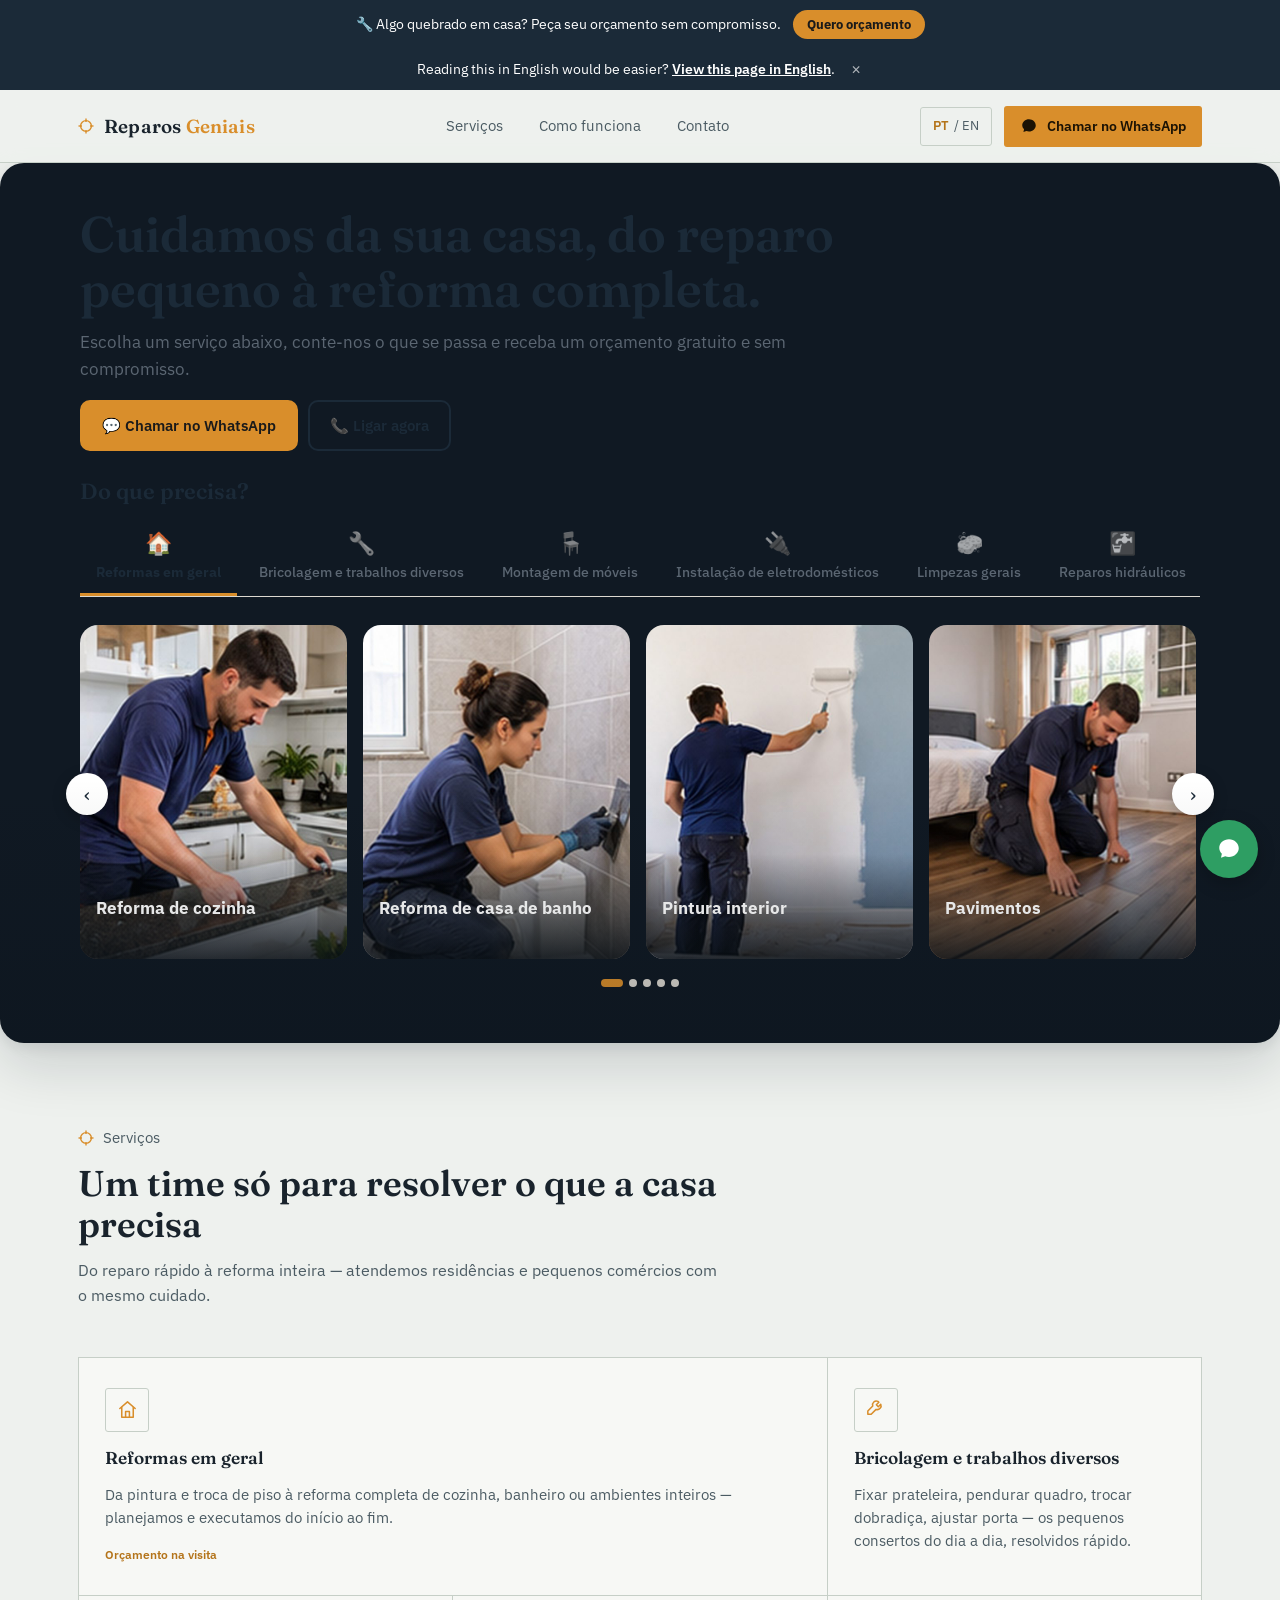
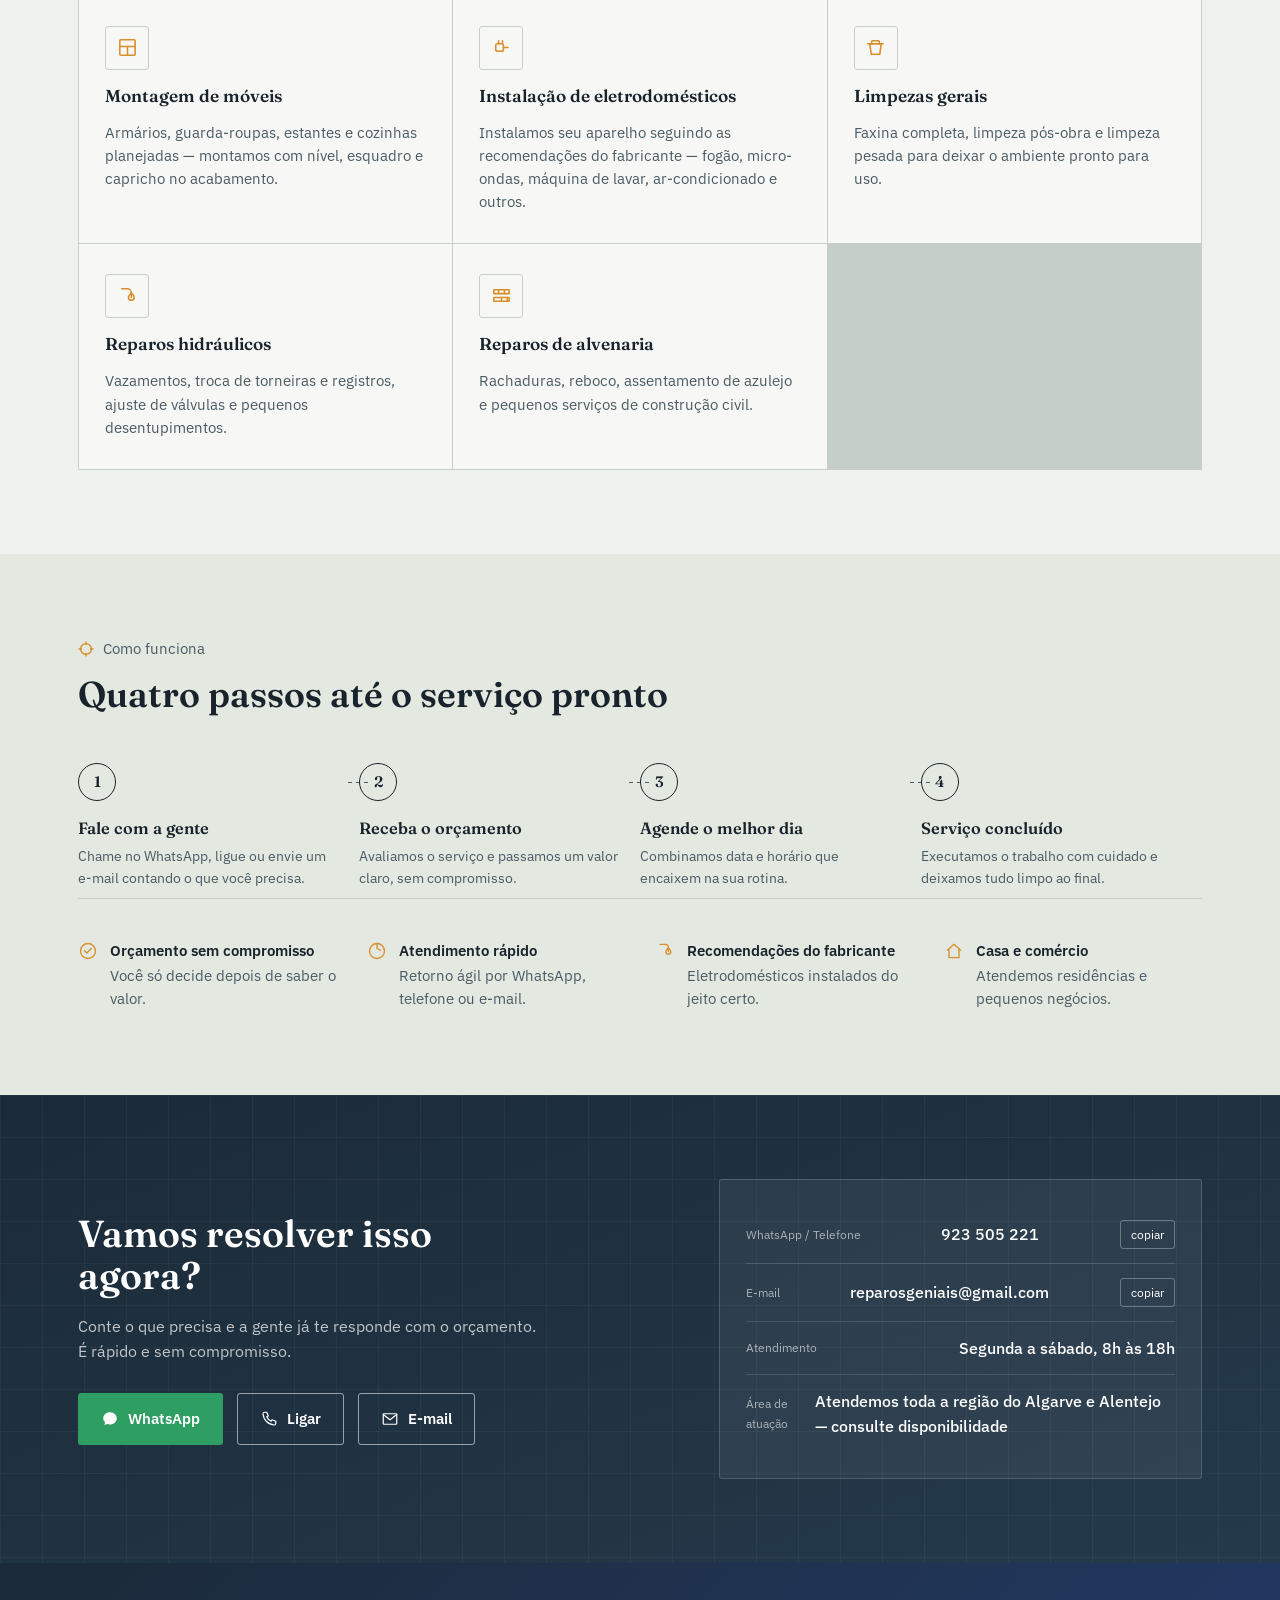
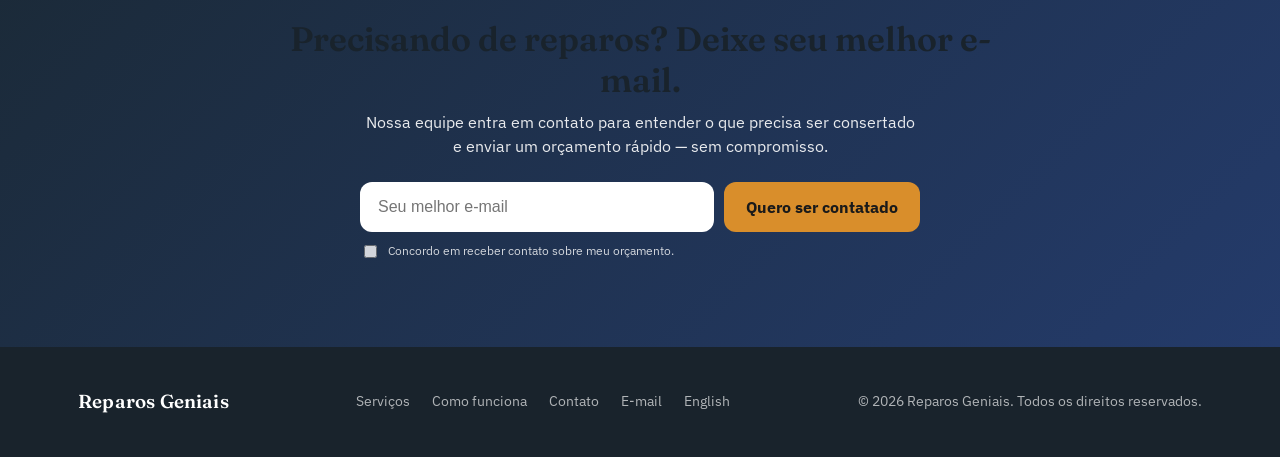
<file: index.html>
<!DOCTYPE html>
<html lang="pt-BR">
<head>
<meta charset="UTF-8">
<meta name="viewport" content="width=device-width, initial-scale=1">
<title>Reparos Geniais — Reformas, reparos e montagens para sua casa</title>
<meta name="description" content="Reformas em geral, bricolagem, montagem de móveis, instalação de eletrodomésticos, limpezas gerais, reparos hidráulicos e de alvenaria. Peça seu orçamento por WhatsApp, telefone ou e-mail.">
<meta name="theme-color" content="#1B2A38">

<!-- Open Graph -->
<meta property="og:title" content="Reparos Geniais — Reformas, reparos e montagens">
<meta property="og:description" content="Cuidamos da sua casa: reformas, bricolagem, montagem de móveis, instalação de eletrodomésticos, limpezas, hidráulica e alvenaria.">
<meta property="og:type" content="website">
<meta property="og:locale" content="pt_BR">
<meta property="og:locale:alternate" content="en_US">

<!-- SEO multilíngue: troque "https://SEU-DOMINIO" pela URL real depois do deploy na Vercel. -->
<link rel="alternate" hreflang="pt-BR" href="https://SEU-DOMINIO/">
<link rel="alternate" hreflang="en" href="https://SEU-DOMINIO/en/">
<link rel="alternate" hreflang="x-default" href="https://SEU-DOMINIO/">
<link rel="canonical" href="https://SEU-DOMINIO/">

<!-- Favicon simples via SVG inline -->
<link rel="icon" href="data:image/svg+xml,%3Csvg xmlns='http://www.w3.org/2000/svg' viewBox='0 0 24 24'%3E%3Crect width='24' height='24' rx='5' fill='%231B2A38'/%3E%3Cpath d='M14.5 4.5a4 4 0 0 0-5.4 4.9L4 14.5V18h3.5l5.1-5.1a4 4 0 0 0 4.9-5.4l-2.6 2.6-2-2 2.6-2.6z' fill='%23D98E2B'/%3E%3C/svg%3E">

<link rel="preconnect" href="https://fonts.googleapis.com">
<link rel="preconnect" href="https://fonts.gstatic.com" crossorigin>
<link href="https://fonts.googleapis.com/css2?family=Fraunces:opsz,wght@9..144,400;9..144,500;9..144,600;9..144,700&family=IBM+Plex+Sans:wght@400;500;600;700&display=swap" rel="stylesheet">
<link rel="stylesheet" href="styles.css">
<link rel="stylesheet" href="/carousel.css">
<link rel="stylesheet" href="/carousel-premium.css">

<style id="rg-leads-css">
:root{
  --rg-primary:#D98E2B;
  --rg-primary-dark:#b87519;
  --rg-ink:#1B2A38;
  --rg-bg:#ffffff;
  --rg-muted:#5b6478;
  --rg-line:#e4e7ee;
}
@media (prefers-color-scheme:dark){
  :root:not([data-theme="light"]){--rg-bg:#1b2033;--rg-ink:#f3f5fa;--rg-muted:#a4adc4;--rg-line:#2d3450}
}

/* Barra do topo */
.rg-topbar{background:#1B2A38;color:#fff;font-size:14px;padding:10px 16px;display:flex;gap:12px;justify-content:center;align-items:center;flex-wrap:wrap;text-align:center}
.rg-topbar button{background:var(--rg-primary);color:#1a1a1a;border:0;border-radius:999px;padding:6px 14px;font-weight:700;cursor:pointer;font-size:13px}
.rg-topbar button:hover{background:var(--rg-primary-dark);color:#fff}

/* Bloco antes do rodapé */
.rg-cta{background:linear-gradient(135deg,#1B2A38,#243b6b);color:#fff;padding:56px 20px}
.rg-cta-in{max-width:760px;margin:0 auto;text-align:center}
.rg-cta h2{margin:0 0 10px;font-size:clamp(24px,4vw,34px);line-height:1.2}
.rg-cta p{margin:0 auto 24px;max-width:560px;opacity:.9;line-height:1.5}
.rg-form{display:flex;gap:10px;max-width:560px;margin:0 auto;flex-wrap:wrap}
.rg-form input[type=email]{flex:1 1 240px;padding:14px 16px;border-radius:12px;border:2px solid transparent;font-size:16px;outline:0;background:#fff;color:#14213d}
.rg-form input[type=email]:focus{border-color:var(--rg-primary)}
.rg-form button[type=submit]{padding:14px 22px;border:0;border-radius:12px;background:var(--rg-primary);color:#1a1a1a;font-weight:800;font-size:16px;cursor:pointer;flex:0 0 auto}
.rg-form button[type=submit]:hover{background:var(--rg-primary-dark);color:#fff}
.rg-form button[disabled]{opacity:.6;cursor:wait}
.rg-consent{flex:1 1 100%;font-size:12px;opacity:.8;text-align:left;display:flex;gap:8px;align-items:flex-start}
.rg-msg{flex:1 1 100%;font-size:14px;min-height:20px}
.rg-msg.err{color:#ffb4b4}.rg-msg.ok{color:#9af0b8}

/* Modal */
.rg-overlay{position:fixed;inset:0;background:rgba(10,15,30,.6);display:none;align-items:center;justify-content:center;padding:16px;z-index:9999;backdrop-filter:blur(3px)}
.rg-overlay.open{display:flex;animation:rgfade .25s ease}
.rg-modal{background:var(--rg-bg);color:var(--rg-ink);width:100%;max-width:440px;border-radius:20px;padding:32px 28px 26px;position:relative;box-shadow:0 24px 60px rgba(0,0,0,.35);animation:rgpop .3s ease}
.rg-modal .rg-x{position:absolute;top:12px;right:14px;background:none;border:0;font-size:26px;color:var(--rg-muted);cursor:pointer;line-height:1}
.rg-badge{display:inline-block;background:color-mix(in srgb,var(--rg-primary) 22%,transparent);color:var(--rg-ink);font-weight:700;font-size:12px;padding:5px 12px;border-radius:999px;margin-bottom:12px}
.rg-modal h3{margin:0 0 8px;font-size:24px;line-height:1.25}
.rg-modal p{margin:0 0 18px;color:var(--rg-muted);line-height:1.5;font-size:15px}
.rg-modal input[type=email]{width:100%;box-sizing:border-box;padding:14px 16px;border-radius:12px;border:2px solid var(--rg-line);font-size:16px;background:transparent;color:var(--rg-ink);outline:0;margin-bottom:12px}
.rg-modal input[type=email]:focus{border-color:var(--rg-primary)}
.rg-modal .rg-go{width:100%;padding:14px;border:0;border-radius:12px;background:var(--rg-primary);color:#1a1a1a;font-weight:800;font-size:16px;cursor:pointer}
.rg-modal .rg-go:hover{background:var(--rg-primary-dark);color:#fff}
.rg-modal .rg-consent{color:var(--rg-muted);margin:10px 0 0;font-size:12px}
.rg-modal .rg-msg.err{color:#d33}.rg-modal .rg-msg.ok{color:#1c8f4d;font-weight:600}
.rg-perks{display:flex;gap:14px;margin:0 0 16px;padding:0;list-style:none;font-size:13px;color:var(--rg-muted);flex-wrap:wrap}
@keyframes rgfade{from{opacity:0}to{opacity:1}}
@keyframes rgpop{from{transform:translateY(14px) scale(.97);opacity:0}to{transform:none;opacity:1}}
@media (prefers-reduced-motion:reduce){.rg-overlay.open,.rg-modal{animation:none}}
</style>
  <link rel="stylesheet" href="/carousel.css">
  <link rel="stylesheet" href="/carousel-premium.css">

</head>
<body>
<!-- Barra de orçamento no topo -->
<div class="rg-topbar" id="rgTop">
  <span data-rg="topText"></span>
  <button type="button" data-rg-open data-rg="topBtn"></button>
</div>

<!-- Aviso automático para quem chega com o navegador em outro idioma -->
<div class="lang-banner" id="langBanner">
  <div class="wrap lang-banner-inner">
    <span>Reading this in English would be easier? <a href="/en/">View this page in English</a>.</span>
    <button class="close-banner" id="closeLangBanner" aria-label="Fechar aviso">×</button>
  </div>
</div>

<!-- ============================================================
     CABEÇALHO
     ============================================================ -->
<header>
  <div class="wrap header-row">
    <a href="#topo" class="logo">
      <svg class="mark" viewBox="0 0 16 16"><circle cx="8" cy="8" r="5.4"/><line x1="8" y1="0.5" x2="8" y2="4"/><line x1="8" y1="12" x2="8" y2="15.5"/><line x1="0.5" y1="8" x2="4" y2="8"/><line x1="12" y1="8" x2="15.5" y2="8"/></svg>
      <span class="logo-word">Reparos <span>Geniais</span></span>
    </a>

    <nav class="primary-nav" aria-label="Navegação principal">
      <a href="#servicos">Serviços</a>
      <a href="#como-funciona">Como funciona</a>
      <a href="#contato">Contato</a>
    </nav>

    <div class="header-cta">
      <a class="lang-switch" href="/en/" hreflang="en">
        <span class="current">PT</span> / EN
      </a>
      <a class="btn btn-primary btn-sm js-wa" href="#" target="_blank" rel="noopener">
        <svg viewBox="0 0 24 24" fill="currentColor"><path d="M12 3C7 3 3 6.6 3 11c0 2 .9 3.9 2.4 5.3L4.6 20l3.9-1.3c1 .4 2.2.6 3.5.6 5 0 9-3.6 9-8S17 3 12 3z"/></svg>
        <span class="long">Chamar no WhatsApp</span>
      </a>
      <button class="hamburger" id="menuToggle" aria-label="Abrir menu" aria-expanded="false">
        <span class="bars"></span>
      </button>
    </div>
  </div>
  <div class="mobile-nav" id="mobileNav">
    <a href="#servicos">Serviços</a>
    <a href="#como-funciona">Como funciona</a>
    <a href="#contato">Contato</a>
    <a href="/en/">View in English</a>
  </div>
</header>

<!-- ============================================================
     HERO
     ============================================================ -->
<main id="topo">
<div id="rg-carousel"></div>

<!-- ============================================================
     SERVIÇOS
     ============================================================ -->
<section id="servicos">
  <div class="wrap">
    <div class="section-head">
      <div class="eyebrow">
        <svg class="mark" viewBox="0 0 16 16"><circle cx="8" cy="8" r="5.4"/><line x1="8" y1="0.5" x2="8" y2="4"/><line x1="8" y1="12" x2="8" y2="15.5"/><line x1="0.5" y1="8" x2="4" y2="8"/><line x1="12" y1="8" x2="15.5" y2="8"/></svg>
        Serviços
      </div>
      <h2>Um time só para resolver o que a casa precisa</h2>
      <p>Do reparo rápido à reforma inteira — atendemos residências e pequenos comércios com o mesmo cuidado.</p>
    </div>

    <div class="services-grid">
      <div class="service-card wide">
        <div class="service-icon"><svg viewBox="0 0 24 24" fill="none" stroke="currentColor" stroke-width="1.6" stroke-linecap="round" stroke-linejoin="round"><path d="M4 11 12 4 20 11"/><path d="M6 10v10h12V10"/><path d="M10 20v-6h4v6"/></svg></div>
        <h3>Reformas em geral</h3>
        <p>Da pintura e troca de piso à reforma completa de cozinha, banheiro ou ambientes inteiros — planejamos e executamos do início ao fim.</p>
        <span class="service-tag">Orçamento na visita</span>
      </div>

      <div class="service-card">
        <div class="service-icon"><svg viewBox="0 0 24 24" fill="none" stroke="currentColor" stroke-width="1.6" stroke-linecap="round" stroke-linejoin="round"><path d="M14.5 3.5a4 4 0 0 0-5.4 4.9L4 13.5V17h3.5l5.1-5.1a4 4 0 0 0 4.9-5.4l-2.6 2.6-2-2 2.6-2.6z"/></svg></div>
        <h3>Bricolagem e trabalhos diversos</h3>
        <p>Fixar prateleira, pendurar quadro, trocar dobradiça, ajustar porta — os pequenos consertos do dia a dia, resolvidos rápido.</p>
      </div>

      <div class="service-card">
        <div class="service-icon"><svg viewBox="0 0 24 24" fill="none" stroke="currentColor" stroke-width="1.6" stroke-linecap="round" stroke-linejoin="round"><rect x="4" y="4" width="16" height="16" rx="1"/><line x1="4" y1="11" x2="20" y2="11"/><line x1="12" y1="11" x2="12" y2="20"/></svg></div>
        <h3>Montagem de móveis</h3>
        <p>Armários, guarda-roupas, estantes e cozinhas planejadas — montamos com nível, esquadro e capricho no acabamento.</p>
      </div>

      <div class="service-card">
        <div class="service-icon"><svg viewBox="0 0 24 24" fill="none" stroke="currentColor" stroke-width="1.6" stroke-linecap="round" stroke-linejoin="round"><rect x="6" y="8" width="8" height="8" rx="2"/><line x1="9" y1="8" x2="9" y2="5"/><line x1="13" y1="8" x2="13" y2="5"/><line x1="14" y1="12" x2="19" y2="12"/></svg></div>
        <h3>Instalação de eletrodomésticos</h3>
        <p>Instalamos seu aparelho seguindo as recomendações do fabricante — fogão, micro-ondas, máquina de lavar, ar-condicionado e outros.</p>
      </div>

      <div class="service-card">
        <div class="service-icon"><svg viewBox="0 0 24 24" fill="none" stroke="currentColor" stroke-width="1.6" stroke-linecap="round" stroke-linejoin="round"><path d="M6 8h12l-1.5 11h-9L6 8z"/><path d="M8 8V6a1 1 0 0 1 1-1h6a1 1 0 0 1 1 1v2"/><path d="M4 8h16"/></svg></div>
        <h3>Limpezas gerais</h3>
        <p>Faxina completa, limpeza pós-obra e limpeza pesada para deixar o ambiente pronto para uso.</p>
      </div>

      <div class="service-card">
        <div class="service-icon"><svg viewBox="0 0 24 24" fill="none" stroke="currentColor" stroke-width="1.6" stroke-linecap="round" stroke-linejoin="round"><path d="M6 4h6a4 4 0 0 1 4 4v2"/><line x1="16" y1="10" x2="16" y2="13"/><path d="M13 13a3 3 0 1 0 6 0c0-1.5-3-5-3-5s-3 3.5-3 5z"/></svg></div>
        <h3>Reparos hidráulicos</h3>
        <p>Vazamentos, troca de torneiras e registros, ajuste de válvulas e pequenos desentupimentos.</p>
      </div>

      <div class="service-card">
        <div class="service-icon"><svg viewBox="0 0 24 24" fill="none" stroke="currentColor" stroke-width="1.6" stroke-linecap="round" stroke-linejoin="round"><rect x="4" y="5" width="16" height="4"/><rect x="4" y="13" width="16" height="4"/><line x1="9" y1="5" x2="9" y2="9"/><line x1="15" y1="5" x2="15" y2="9"/><line x1="12" y1="13" x2="12" y2="17"/><line x1="18" y1="13" x2="18" y2="17"/></svg></div>
        <h3>Reparos de alvenaria</h3>
        <p>Rachaduras, reboco, assentamento de azulejo e pequenos serviços de construção civil.</p>
      </div>
    </div>
  </div>
</section>

<!-- ============================================================
     COMO FUNCIONA
     ============================================================ -->
<section id="como-funciona" class="steps-wrap">
  <div class="wrap">
    <div class="section-head">
      <div class="eyebrow">
        <svg class="mark" viewBox="0 0 16 16"><circle cx="8" cy="8" r="5.4"/><line x1="8" y1="0.5" x2="8" y2="4"/><line x1="8" y1="12" x2="8" y2="15.5"/><line x1="0.5" y1="8" x2="4" y2="8"/><line x1="12" y1="8" x2="15.5" y2="8"/></svg>
        Como funciona
      </div>
      <h2>Quatro passos até o serviço pronto</h2>
    </div>

    <div class="steps">
      <div class="step">
        <div class="step-num">1</div>
        <h3>Fale com a gente</h3>
        <p>Chame no WhatsApp, ligue ou envie um e-mail contando o que você precisa.</p>
      </div>
      <div class="step">
        <div class="step-num">2</div>
        <h3>Receba o orçamento</h3>
        <p>Avaliamos o serviço e passamos um valor claro, sem compromisso.</p>
      </div>
      <div class="step">
        <div class="step-num">3</div>
        <h3>Agende o melhor dia</h3>
        <p>Combinamos data e horário que encaixem na sua rotina.</p>
      </div>
      <div class="step">
        <div class="step-num">4</div>
        <h3>Serviço concluído</h3>
        <p>Executamos o trabalho com cuidado e deixamos tudo limpo ao final.</p>
      </div>
    </div>

    <div class="trust-row">
      <div class="trust-item">
        <svg viewBox="0 0 24 24" fill="none" stroke="currentColor" stroke-width="1.6" stroke-linecap="round" stroke-linejoin="round"><circle cx="12" cy="12" r="9"/><path d="M8 12l2.5 2.5L16 9"/></svg>
        <p><strong>Orçamento sem compromisso</strong>Você só decide depois de saber o valor.</p>
      </div>
      <div class="trust-item">
        <svg viewBox="0 0 24 24" fill="none" stroke="currentColor" stroke-width="1.6" stroke-linecap="round" stroke-linejoin="round"><path d="M12 3v6l4 2"/><circle cx="12" cy="12" r="9"/></svg>
        <p><strong>Atendimento rápido</strong>Retorno ágil por WhatsApp, telefone ou e-mail.</p>
      </div>
      <div class="trust-item">
        <svg viewBox="0 0 24 24" fill="none" stroke="currentColor" stroke-width="1.6" stroke-linecap="round" stroke-linejoin="round"><path d="M6 4h6a4 4 0 0 1 4 4v2"/><line x1="16" y1="10" x2="16" y2="13"/><path d="M13 13a3 3 0 1 0 6 0c0-1.5-3-5-3-5s-3 3.5-3 5z"/></svg>
        <p><strong>Recomendações do fabricante</strong>Eletrodomésticos instalados do jeito certo.</p>
      </div>
      <div class="trust-item">
        <svg viewBox="0 0 24 24" fill="none" stroke="currentColor" stroke-width="1.6" stroke-linecap="round" stroke-linejoin="round"><path d="M4 11 12 4 20 11"/><path d="M6 10v10h12V10"/></svg>
        <p><strong>Casa e comércio</strong>Atendemos residências e pequenos negócios.</p>
      </div>
    </div>
  </div>
</section>

<!-- ============================================================
     CONTATO
     ============================================================ -->
<section id="contato" class="contact">
  <div class="wrap contact-inner">
    <div>
      <h2>Vamos resolver isso agora?</h2>
      <p class="contact-sub">Conte o que precisa e a gente já te responde com o orçamento. É rápido e sem compromisso.</p>
      <div class="contact-ctas">
        <a class="btn btn-whatsapp js-wa" href="#" target="_blank" rel="noopener">
          <svg viewBox="0 0 24 24" fill="currentColor"><path d="M12 3C7 3 3 6.6 3 11c0 2 .9 3.9 2.4 5.3L4.6 20l3.9-1.3c1 .4 2.2.6 3.5.6 5 0 9-3.6 9-8S17 3 12 3z"/></svg>
          WhatsApp
        </a>
        <a class="btn btn-outline-light js-tel" href="#">
          <svg viewBox="0 0 24 24" fill="none" stroke="currentColor" stroke-width="1.6" stroke-linecap="round" stroke-linejoin="round"><path d="M6 3h3l2 5-2 1a11 11 0 0 0 6 6l1-2 5 2v3a2 2 0 0 1-2 2A16 16 0 0 1 4 5a2 2 0 0 1 2-2z"/></svg>
          Ligar
        </a>
        <a class="btn btn-outline-light js-email" href="#">
          <svg viewBox="0 0 24 24" fill="none" stroke="currentColor" stroke-width="1.6" stroke-linecap="round" stroke-linejoin="round"><rect x="3" y="5" width="18" height="14" rx="1"/><path d="M3 6l9 7 9-7"/></svg>
          E-mail
        </a>
      </div>
    </div>

    <div class="contact-card">
      <div class="contact-line">
        <span class="label">WhatsApp / Telefone</span>
        <span class="value js-phone-display">—</span>
        <button class="copy-btn" data-copy-target="phone">copiar</button>
      </div>
      <div class="contact-line">
        <span class="label">E-mail</span>
        <span class="value js-email-display">—</span>
        <button class="copy-btn" data-copy-target="email">copiar</button>
      </div>
      <div class="contact-line">
        <span class="label">Atendimento</span>
        <span class="value js-hours-display">—</span>
      </div>
      <div class="contact-line">
        <span class="label">Área de atuação</span>
        <span class="value js-city-display">—</span>
      </div>
    </div>
  </div>
</section>

<!-- ============================================================
     CAPTURA DE E-MAIL (antes do rodapé)
     ============================================================ -->
<section class="rg-cta" id="orcamento-email">
  <div class="rg-cta-in">
    <h2 data-rg="ctaTitle"></h2>
    <p data-rg="ctaText"></p>
    <form class="rg-form" data-rg-form novalidate>
      <input type="email" name="email" autocomplete="email" required data-rg="ph" aria-label="E-mail">
      <button type="submit" data-rg="ctaBtn"></button>
      <label class="rg-consent"><input type="checkbox" name="consent" required><span data-rg="consent"></span></label>
      <div class="rg-msg" role="status" aria-live="polite"></div>
    </form>
  </div>
</section>
</main>

<!-- ============================================================
     RODAPÉ
     ============================================================ -->
<footer>
  <div class="wrap footer-row">
    <span class="logo-word">Reparos Geniais</span>
    <div class="footer-links">
      <a href="#servicos">Serviços</a>
      <a href="#como-funciona">Como funciona</a>
      <a href="#contato">Contato</a>
      <a href="#" class="js-email">E-mail</a>
      <a href="/en/">English</a>
    </div>
    <span>© <span id="year"></span> Reparos Geniais. Todos os direitos reservados.</span>
  </div>
</footer>

<!-- Botão flutuante do WhatsApp -->
<a class="float-wa js-wa" href="#" target="_blank" rel="noopener" aria-label="Chamar no WhatsApp">
  <span class="ring" aria-hidden="true"></span>
  <svg viewBox="0 0 24 24" fill="currentColor"><path d="M12 3C7 3 3 6.6 3 11c0 2 .9 3.9 2.4 5.3L4.6 20l3.9-1.3c1 .4 2.2.6 3.5.6 5 0 9-3.6 9-8S17 3 12 3z"/></svg>
</a>

<!-- Pop-up de captura -->
<div class="rg-overlay" id="rgOverlay" role="dialog" aria-modal="true" aria-labelledby="rgTitle">
  <div class="rg-modal">
    <button class="rg-x" type="button" data-rg-close aria-label="Fechar">&times;</button>
    <span class="rg-badge" data-rg="badge"></span>
    <h3 id="rgTitle" data-rg="mTitle"></h3>
    <p data-rg="mText"></p>
    <ul class="rg-perks"><li data-rg="perk1"></li><li data-rg="perk2"></li><li data-rg="perk3"></li></ul>
    <form data-rg-form novalidate>
      <input type="email" name="email" autocomplete="email" required data-rg="ph" aria-label="E-mail">
      <button class="rg-go" type="submit" data-rg="mBtn"></button>
      <label class="rg-consent"><input type="checkbox" name="consent" required><span data-rg="consent"></span></label>
      <div class="rg-msg" role="status" aria-live="polite"></div>
    </form>
  </div>
</div>

<!-- Dados de contato compartilhados entre PT e EN: edite em config.js -->
<script src="config.js"></script>   
<script src="/carousel.js"></script>
  <script src="/carousel-premium.js"></script>

<script>
  const PAGE_LANG = "pt";

  function buildWhatsappUrl(){
    const msg = encodeURIComponent(CONFIG.whatsappMessage[PAGE_LANG]);
    return `https://wa.me/${CONFIG.whatsappNumber}?text=${msg}`;
  }

  document.querySelectorAll(".js-wa").forEach(el => el.setAttribute("href", buildWhatsappUrl()));
  document.querySelectorAll(".js-tel").forEach(el => el.setAttribute("href", `tel:${CONFIG.phoneDial}`));
  document.querySelectorAll(".js-email").forEach(el => el.setAttribute("href", `mailto:${CONFIG.email}`));

  document.querySelectorAll(".js-phone-display").forEach(el => el.textContent = CONFIG.phoneDisplay);
  document.querySelectorAll(".js-email-display").forEach(el => el.textContent = CONFIG.email);
  document.querySelectorAll(".js-hours-display").forEach(el => el.textContent = CONFIG.hours[PAGE_LANG]);
  document.querySelectorAll(".js-city-display").forEach(el => el.textContent = CONFIG.city[PAGE_LANG]);

  // copiar telefone / e-mail
  document.querySelectorAll(".copy-btn").forEach(btn => {
    btn.addEventListener("click", async () => {
      const target = btn.getAttribute("data-copy-target");
      const text = target === "phone" ? CONFIG.phoneDisplay : CONFIG.email;
      try{
        await navigator.clipboard.writeText(text);
        const original = btn.textContent;
        btn.textContent = "copiado!";
        setTimeout(() => btn.textContent = original, 1600);
      }catch(e){ /* clipboard indisponível, ignora silenciosamente */ }
    });
  });

  // menu mobile
  const menuToggle = document.getElementById("menuToggle");
  const mobileNav = document.getElementById("mobileNav");
  menuToggle.addEventListener("click", () => {
    const open = mobileNav.classList.toggle("open");
    menuToggle.setAttribute("aria-expanded", open ? "true" : "false");
  });
  mobileNav.querySelectorAll("a").forEach(a => a.addEventListener("click", () => {
    mobileNav.classList.remove("open");
    menuToggle.setAttribute("aria-expanded", "false");
  }));

  document.getElementById("year").textContent = new Date().getFullYear();

  // Aviso: se o navegador do visitante não estiver em português e ele
  // ainda não tiver dispensado o aviso, sugerimos a versão em inglês.
  (function(){
    const banner = document.getElementById("langBanner");
    let dismissed = null;
    try{ dismissed = localStorage.getItem("rg-lang-banner-dismissed"); }catch(e){}
    const browserLang = (navigator.language || "").toLowerCase();
    if (!dismissed && !browserLang.startsWith("pt")) {
      banner.classList.add("show");
    }
    document.getElementById("closeLangBanner").addEventListener("click", () => {
      banner.classList.remove("show");
      try{ localStorage.setItem("rg-lang-banner-dismissed", "1"); }catch(e){}
    });
  })();
</script>

<script id="rg-leads-js">
(function(){
  var LEADS_ENDPOINT = "https://formspree.io/f/myezjojn";
  var SHOW_AFTER_MS = 15000; // pop-up automático após 15 s (0 = desativa)

  var T = {
    pt:{
      topText:"🔧 Algo quebrado em casa? Peça seu orçamento sem compromisso.",topBtn:"Quero orçamento",
      ctaTitle:"Precisando de reparos? Deixe seu melhor e-mail.",
      ctaText:"Nossa equipe entra em contato para entender o que precisa ser consertado e enviar um orçamento rápido — sem compromisso.",
      ph:"Seu melhor e-mail",ctaBtn:"Quero ser contatado",
      consent:"Concordo em receber contato sobre meu orçamento.",
      badge:"ORÇAMENTO GRATUITO",mTitle:"Precisa de reparos? Fale com a gente!",
      mText:"Deixe seu melhor e-mail e um especialista entra em contato para resolver o seu problema.",
      perk1:"✔ Resposta rápida",perk2:"✔ Sem compromisso",perk3:"✔ Profissionais de confiança",
      mBtn:"Receber contato",bad:"Digite um e-mail válido.",cons:"Marque a caixa de concordância.",
      ok:"Obrigado! Entraremos em contato em breve. ✅",err:"Não foi possível enviar. Tente novamente.",close:"Fechar"},
    en:{
      topText:"🔧 Something broken at home? Get a no-obligation quote.",topBtn:"Get a quote",
      ctaTitle:"Need repairs? Leave your best email.",
      ctaText:"Our team will get in touch to understand what needs fixing and send you a quick quote — no strings attached.",
      ph:"Your best email",ctaBtn:"Contact me",
      consent:"I agree to be contacted about my quote.",
      badge:"FREE QUOTE",mTitle:"Need repairs? Let's talk!",
      mText:"Drop your best email and a specialist will reach out to solve your problem.",
      perk1:"✔ Fast reply",perk2:"✔ No obligation",perk3:"✔ Trusted professionals",
      mBtn:"Get in touch",bad:"Please enter a valid email.",cons:"Please tick the consent box.",
      ok:"Thank you! We'll be in touch soon. ✅",err:"Could not send. Please try again.",close:"Close"}
  };
  var lang=(document.documentElement.lang||"pt").toLowerCase().indexOf("en")===0?"en":"pt";
  var t=T[lang];

  document.querySelectorAll("[data-rg]").forEach(function(el){
    var k=el.getAttribute("data-rg");
    if(k==="ph") el.placeholder=t.ph; else el.textContent=t[k];
  });
  var ov=document.getElementById("rgOverlay"), shown=false, lastFocus=null;
  try{ shown = sessionStorage.getItem("rgShown")==="1"; }catch(e){}

  function open(){
    lastFocus=document.activeElement; ov.classList.add("open");
    try{sessionStorage.setItem("rgShown","1");}catch(e){} shown=true;
    setTimeout(function(){ov.querySelector("input[type=email]").focus();},50);
  }
  function close(){ ov.classList.remove("open"); if(lastFocus) lastFocus.focus(); }
  document.querySelectorAll("[data-rg-open]").forEach(function(b){b.addEventListener("click",open)});
  document.querySelectorAll("[data-rg-close]").forEach(function(b){b.setAttribute("aria-label",t.close);b.addEventListener("click",close)});
  ov.addEventListener("click",function(e){if(e.target===ov)close()});
  document.addEventListener("keydown",function(e){if(e.key==="Escape")close()});

  // Gatilhos automáticos (1x por sessão): tempo e intenção de saída
  if(!shown && SHOW_AFTER_MS>0) setTimeout(function(){if(!shown)open()},SHOW_AFTER_MS);
  document.addEventListener("mouseout",function(e){
    if(!shown && e.clientY<=0 && !e.relatedTarget) open();
  });

  document.querySelectorAll("[data-rg-form]").forEach(function(form){
    var msg=form.querySelector(".rg-msg"), btn=form.querySelector("button[type=submit]");
    form.addEventListener("submit",function(e){
      e.preventDefault();
      var email=form.email.value.trim();
      msg.className="rg-msg";
      if(!/^[^\s@]+@[^\s@]+\.[^\s@]{2,}$/.test(email)){msg.textContent=t.bad;msg.classList.add("err");return;}
      if(!form.consent.checked){msg.textContent=t.cons;msg.classList.add("err");return;}
      btn.disabled=true;
      var payload={email:email,lang:lang,page:location.href,source:form.closest(".rg-modal")?"popup":"rodape",date:new Date().toISOString()};
      var send = LEADS_ENDPOINT
        ? fetch(LEADS_ENDPOINT,{method:"POST",headers:{"Content-Type":"application/json","Accept":"application/json"},body:JSON.stringify(payload)}).then(function(r){if(!r.ok)throw 0})
        : Promise.resolve();
      send.then(function(){
        msg.textContent=t.ok;msg.classList.add("ok");form.reset();
        if(form.closest(".rg-modal")) setTimeout(close,2200);
      }).catch(function(){msg.textContent=t.err;msg.classList.add("err");})
        .then(function(){btn.disabled=false;});
    });
  });
})();
</script>
</body>
</html>
</file>
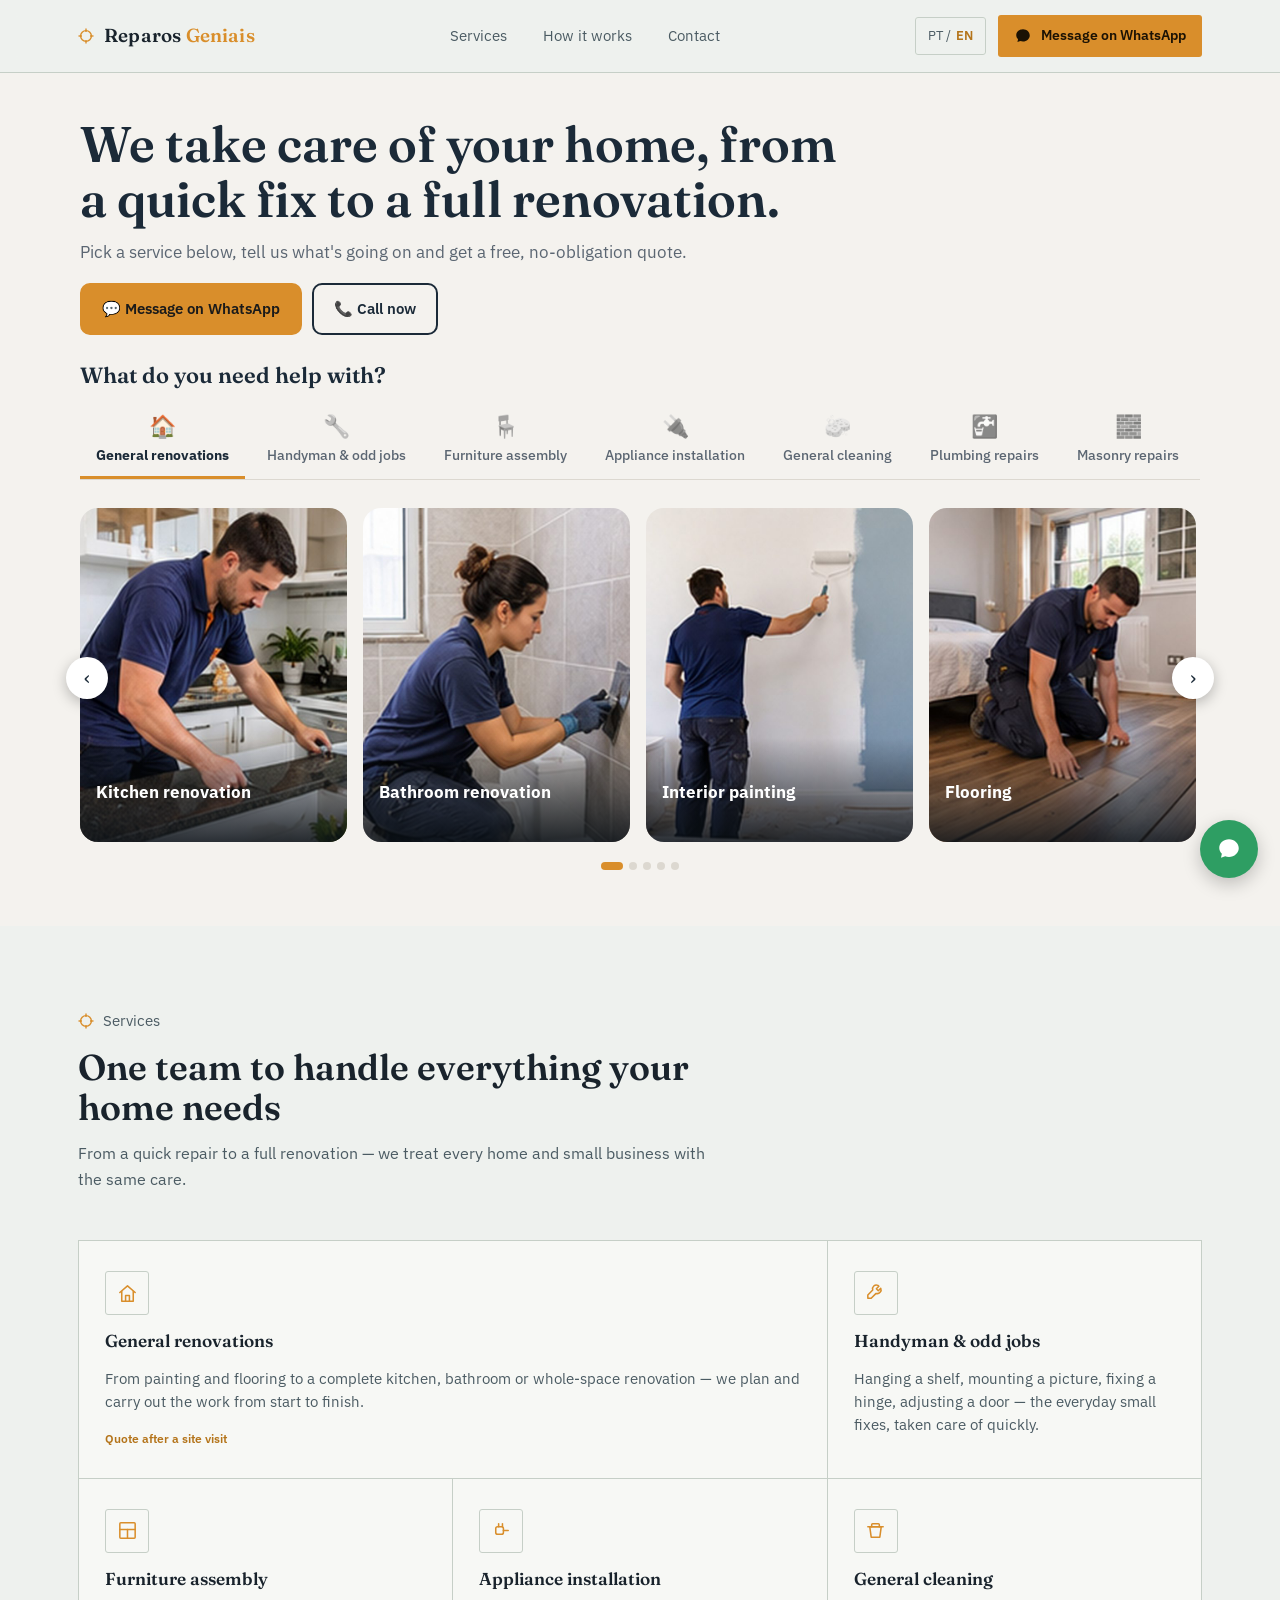
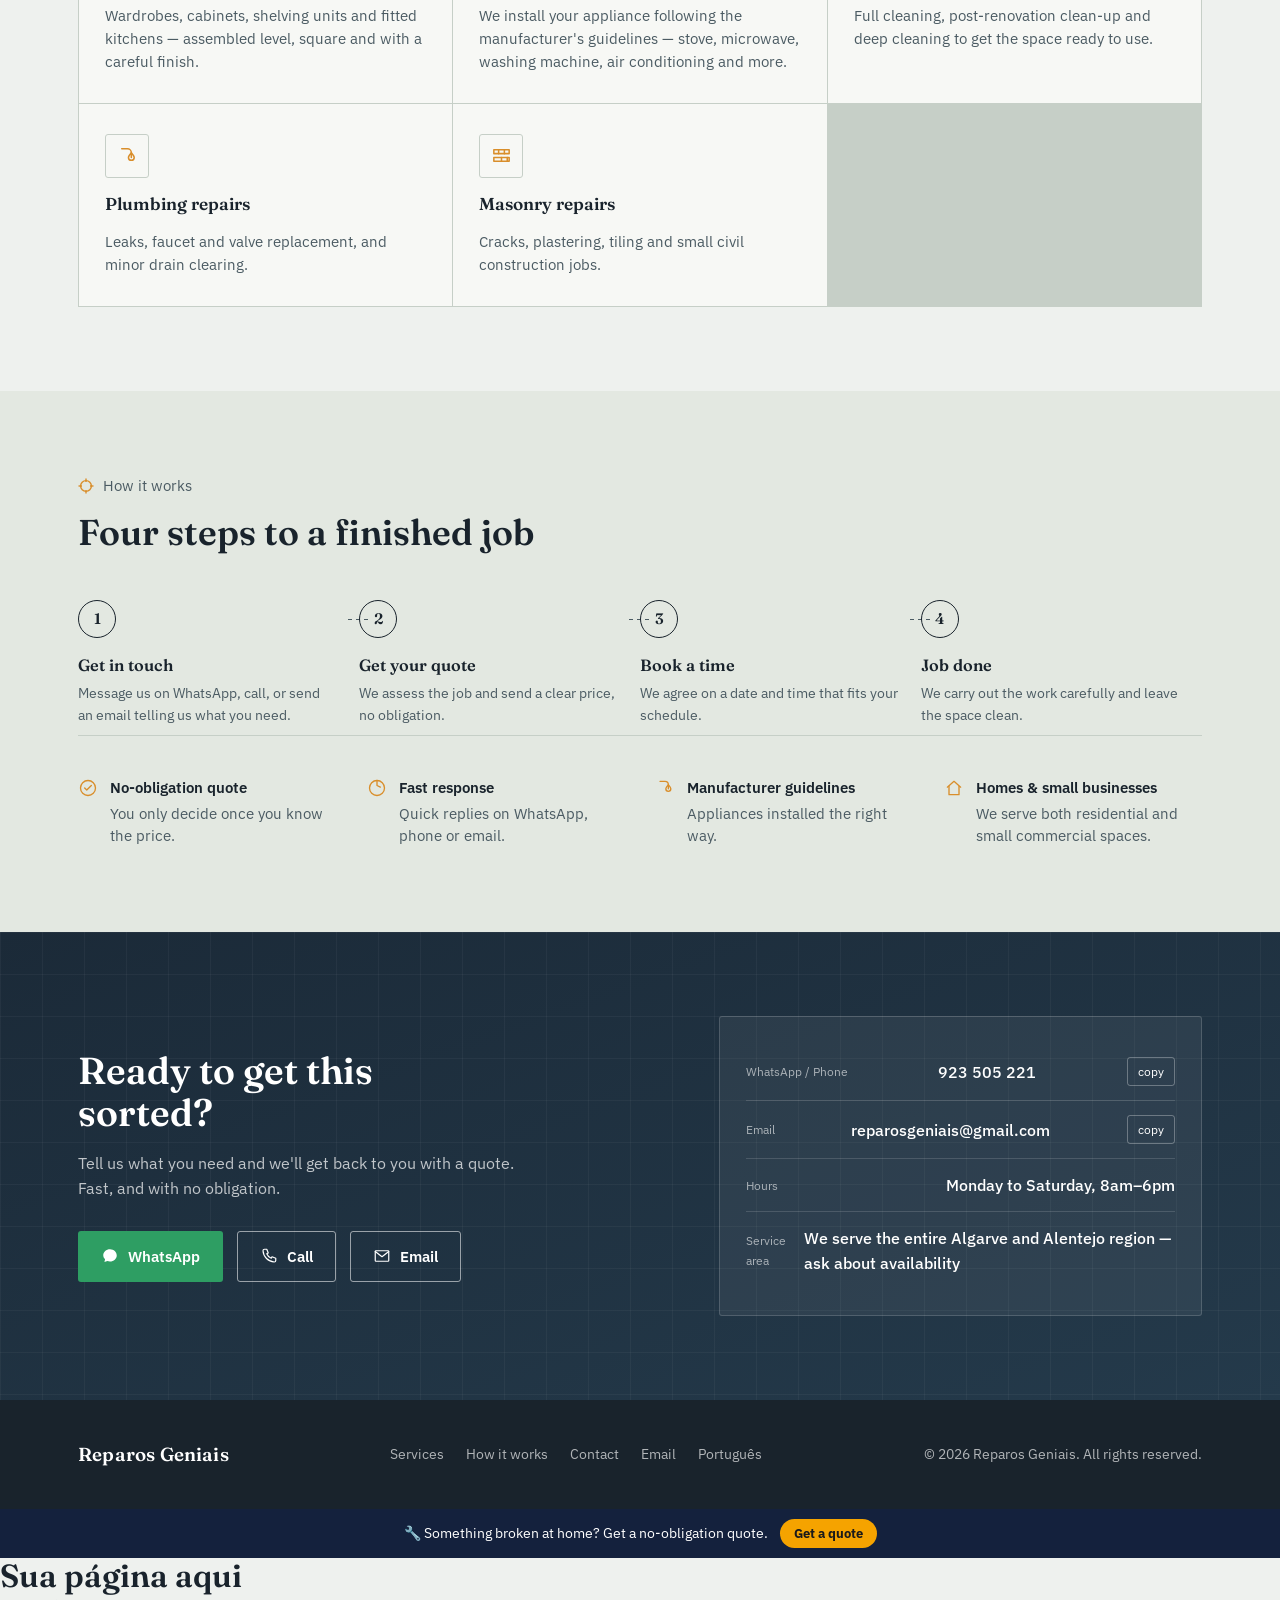
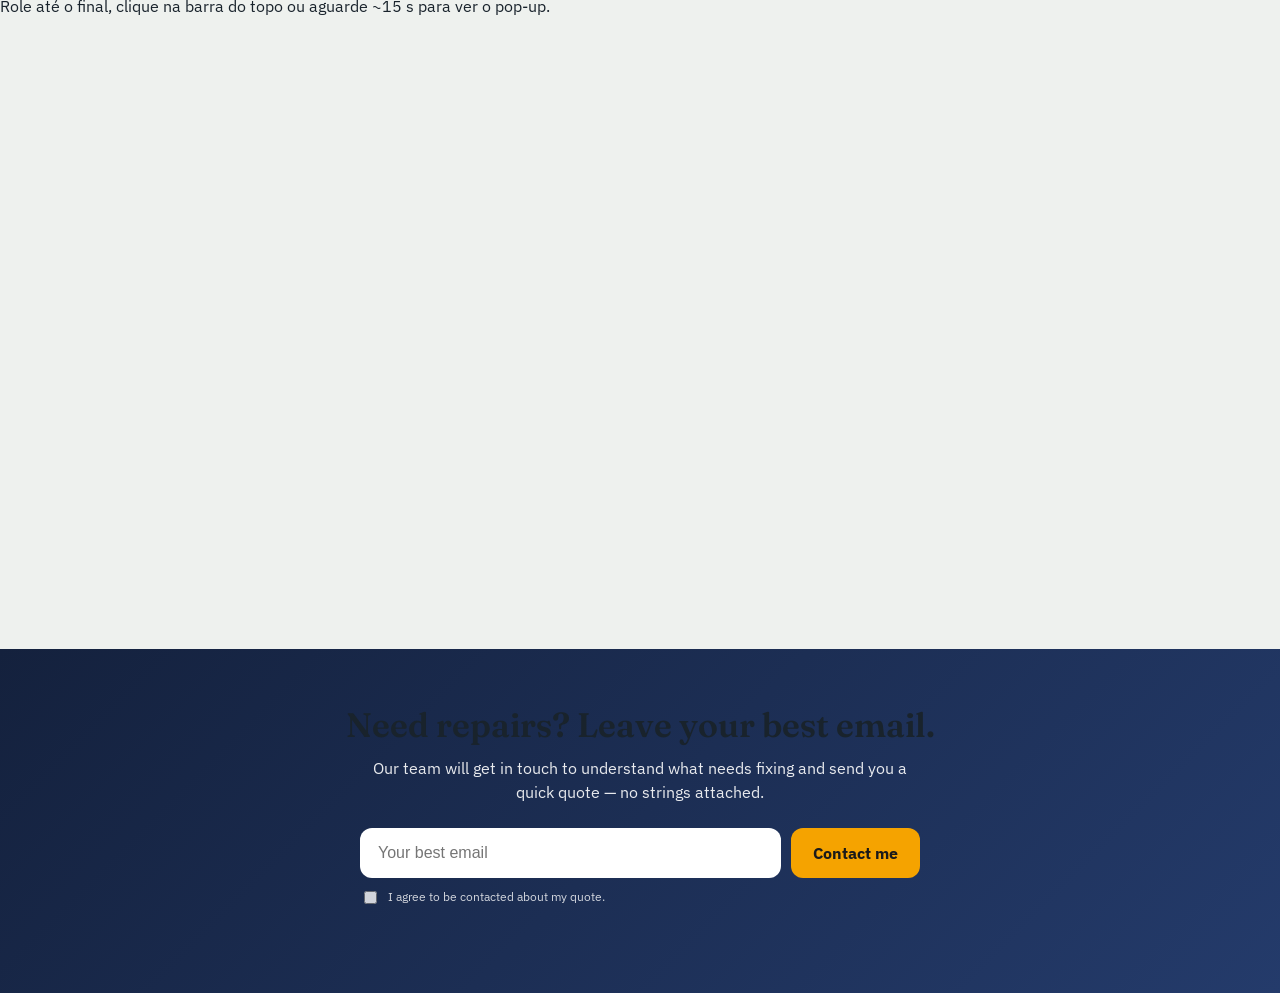
<file: en/index.html>
<!DOCTYPE html>
<html lang="en">
<head><style id="rg-leads-css">
:root{
  --rg-primary:#f5a300;      /* cor de destaque — combine com seu styles.css */
  --rg-primary-dark:#c98500;
  --rg-ink:#14213d;
  --rg-bg:#ffffff;
  --rg-muted:#5b6478;
  --rg-line:#e4e7ee;
}
@media (prefers-color-scheme:dark){
  :root:not([data-theme="light"]){--rg-bg:#1b2033;--rg-ink:#f3f5fa;--rg-muted:#a4adc4;--rg-line:#2d3450}
}
body{margin:0;font-family:system-ui,-apple-system,"Segoe UI",Roboto,sans-serif;background:#f4f6fb;color:#222}
.demo{max-width:720px;margin:0 auto;padding:80px 20px;text-align:center}

/* Barra do topo */
.rg-topbar{background:var(--rg-ink);color:#fff;font-size:14px;padding:10px 16px;display:flex;gap:12px;justify-content:center;align-items:center;flex-wrap:wrap;text-align:center}
.rg-topbar button{background:var(--rg-primary);color:#1a1a1a;border:0;border-radius:999px;padding:6px 14px;font-weight:700;cursor:pointer;font-size:13px}
.rg-topbar button:hover{background:var(--rg-primary-dark);color:#fff}

/* Bloco inferior */
.rg-cta{background:linear-gradient(135deg,var(--rg-ink),#243b6b);color:#fff;padding:56px 20px}
.rg-cta-in{max-width:760px;margin:0 auto;text-align:center}
.rg-cta h2{margin:0 0 10px;font-size:clamp(24px,4vw,34px);line-height:1.2}
.rg-cta p{margin:0 auto 24px;max-width:560px;opacity:.9;line-height:1.5}
.rg-form{display:flex;gap:10px;max-width:560px;margin:0 auto;flex-wrap:wrap}
.rg-form input[type=email]{flex:1 1 240px;padding:14px 16px;border-radius:12px;border:2px solid transparent;font-size:16px;outline:0;background:#fff;color:#14213d}
.rg-form input[type=email]:focus{border-color:var(--rg-primary)}
.rg-form button[type=submit]{padding:14px 22px;border:0;border-radius:12px;background:var(--rg-primary);color:#1a1a1a;font-weight:800;font-size:16px;cursor:pointer;flex:0 0 auto}
.rg-form button[type=submit]:hover{background:var(--rg-primary-dark);color:#fff}
.rg-form button[disabled]{opacity:.6;cursor:wait}
.rg-consent{flex:1 1 100%;font-size:12px;opacity:.8;text-align:left;display:flex;gap:8px;align-items:flex-start}
.rg-msg{flex:1 1 100%;font-size:14px;min-height:20px}
.rg-msg.err{color:#ffb4b4}.rg-msg.ok{color:#9af0b8}

/* Modal */
.rg-overlay{position:fixed;inset:0;background:rgba(10,15,30,.6);display:none;align-items:center;justify-content:center;padding:16px;z-index:9999;backdrop-filter:blur(3px)}
.rg-overlay.open{display:flex;animation:rgfade .25s ease}
.rg-modal{background:var(--rg-bg);color:var(--rg-ink);width:100%;max-width:440px;border-radius:20px;padding:32px 28px 26px;position:relative;box-shadow:0 24px 60px rgba(0,0,0,.35);animation:rgpop .3s ease}
.rg-modal .rg-x{position:absolute;top:12px;right:14px;background:none;border:0;font-size:26px;color:var(--rg-muted);cursor:pointer;line-height:1}
.rg-badge{display:inline-block;background:color-mix(in srgb,var(--rg-primary) 22%,transparent);color:var(--rg-ink);font-weight:700;font-size:12px;padding:5px 12px;border-radius:999px;margin-bottom:12px}
.rg-modal h3{margin:0 0 8px;font-size:24px;line-height:1.25}
.rg-modal p{margin:0 0 18px;color:var(--rg-muted);line-height:1.5;font-size:15px}
.rg-modal input[type=email]{width:100%;box-sizing:border-box;padding:14px 16px;border-radius:12px;border:2px solid var(--rg-line);font-size:16px;background:transparent;color:var(--rg-ink);outline:0;margin-bottom:12px}
.rg-modal input[type=email]:focus{border-color:var(--rg-primary)}
.rg-modal .rg-go{width:100%;padding:14px;border:0;border-radius:12px;background:var(--rg-primary);color:#1a1a1a;font-weight:800;font-size:16px;cursor:pointer}
.rg-modal .rg-go:hover{background:var(--rg-primary-dark);color:#fff}
.rg-modal .rg-consent{color:var(--rg-muted);margin:10px 0 0;font-size:12px}
.rg-modal .rg-msg.err{color:#d33}.rg-modal .rg-msg.ok{color:#1c8f4d;font-weight:600}
.rg-perks{display:flex;gap:14px;margin:0 0 16px;padding:0;list-style:none;font-size:13px;color:var(--rg-muted);flex-wrap:wrap}
@keyframes rgfade{from{opacity:0}to{opacity:1}}
@keyframes rgpop{from{transform:translateY(14px) scale(.97);opacity:0}to{transform:none;opacity:1}}
@media (prefers-reduced-motion:reduce){.rg-overlay.open,.rg-modal{animation:none}}
</style>
<meta charset="UTF-8">
<meta name="viewport" content="width=device-width, initial-scale=1">
<title>Reparos Geniais — Home Repairs, Renovations & Furniture Assembly</title>
<meta name="description" content="General renovations, handyman work, furniture assembly, appliance installation, cleaning, plumbing and masonry repairs. Get a quote by WhatsApp, phone or email.">
<meta name="theme-color" content="#1B2A38">

<!-- Open Graph -->
<meta property="og:title" content="Reparos Geniais — Home Repairs & Renovations">
<meta property="og:description" content="We take care of your home: renovations, handyman work, furniture assembly, appliance installation, cleaning, plumbing and masonry repairs.">
<meta property="og:type" content="website">
<meta property="og:locale" content="en_US">
<meta property="og:locale:alternate" content="pt_BR">

<!-- Multilingual SEO: tells Google the Portuguese version of this same page.
     Replace "https://SEU-DOMINIO" with your real URL after deploying to Vercel. -->
<link rel="alternate" hreflang="pt-BR" href="https://SEU-DOMINIO/">
<link rel="alternate" hreflang="en" href="https://SEU-DOMINIO/en/">
<link rel="alternate" hreflang="x-default" href="https://SEU-DOMINIO/">
<link rel="canonical" href="https://SEU-DOMINIO/en/">

<!-- Favicon -->
<link rel="icon" href="data:image/svg+xml,%3Csvg xmlns='http://www.w3.org/2000/svg' viewBox='0 0 24 24'%3E%3Crect width='24' height='24' rx='5' fill='%231B2A38'/%3E%3Cpath d='M14.5 4.5a4 4 0 0 0-5.4 4.9L4 14.5V18h3.5l5.1-5.1a4 4 0 0 0 4.9-5.4l-2.6 2.6-2-2 2.6-2.6z' fill='%23D98E2B'/%3E%3C/svg%3E">

<link rel="preconnect" href="https://fonts.googleapis.com">
<link rel="preconnect" href="https://fonts.gstatic.com" crossorigin>
<link href="https://fonts.googleapis.com/css2?family=Fraunces:opsz,wght@9..144,400;9..144,500;9..144,600;9..144,700&family=IBM+Plex+Sans:wght@400;500;600;700&display=swap" rel="stylesheet">
<link rel="stylesheet" href="../styles.css">   
<link rel="stylesheet" href="/carousel.css">
</head>
<body>

<!-- Automatic notice for visitors whose browser is set to Portuguese -->
<div class="lang-banner" id="langBanner">
  <div class="wrap lang-banner-inner">
    <span>Prefere ler em português? <a href="/">Ver esta página em português</a>.</span>
    <button class="close-banner" id="closeLangBanner" aria-label="Close notice">×</button>
  </div>
</div>

<!-- ============================================================
     HEADER
     ============================================================ -->
<header>
  <div class="wrap header-row">
    <a href="#top" class="logo">
      <svg class="mark" viewBox="0 0 16 16"><circle cx="8" cy="8" r="5.4"/><line x1="8" y1="0.5" x2="8" y2="4"/><line x1="8" y1="12" x2="8" y2="15.5"/><line x1="0.5" y1="8" x2="4" y2="8"/><line x1="12" y1="8" x2="15.5" y2="8"/></svg>
      <span class="logo-word">Reparos <span>Geniais</span></span>
    </a>

    <nav class="primary-nav" aria-label="Main navigation">
      <a href="#services">Services</a>
      <a href="#how-it-works">How it works</a>
      <a href="#contact">Contact</a>
    </nav>

    <div class="header-cta">
      <a class="lang-switch" href="/" hreflang="pt-BR">
        PT / <span class="current">EN</span>
      </a>
      <a class="btn btn-primary btn-sm js-wa" href="#" target="_blank" rel="noopener">
        <svg viewBox="0 0 24 24" fill="currentColor"><path d="M12 3C7 3 3 6.6 3 11c0 2 .9 3.9 2.4 5.3L4.6 20l3.9-1.3c1 .4 2.2.6 3.5.6 5 0 9-3.6 9-8S17 3 12 3z"/></svg>
        <span class="long">Message on WhatsApp</span>
      </a>
      <button class="hamburger" id="menuToggle" aria-label="Open menu" aria-expanded="false">
        <span class="bars"></span>
      </button>
    </div>
  </div>
  <div class="mobile-nav" id="mobileNav">
    <a href="#services">Services</a>
    <a href="#how-it-works">How it works</a>
    <a href="#contact">Contact</a>
    <a href="/">Ver em português</a>
  </div>
</header>

<!-- ============================================================
     HERO
     ============================================================ -->
<main id="top">
<div id="rg-carousel"></div>

<!-- ============================================================
     SERVICES
     ============================================================ -->
<section id="services">
  <div class="wrap">
    <div class="section-head">
      <div class="eyebrow">
        <svg class="mark" viewBox="0 0 16 16"><circle cx="8" cy="8" r="5.4"/><line x1="8" y1="0.5" x2="8" y2="4"/><line x1="8" y1="12" x2="8" y2="15.5"/><line x1="0.5" y1="8" x2="4" y2="8"/><line x1="12" y1="8" x2="15.5" y2="8"/></svg>
        Services
      </div>
      <h2>One team to handle everything your home needs</h2>
      <p>From a quick repair to a full renovation — we treat every home and small business with the same care.</p>
    </div>

    <div class="services-grid">
      <div class="service-card wide">
        <div class="service-icon"><svg viewBox="0 0 24 24" fill="none" stroke="currentColor" stroke-width="1.6" stroke-linecap="round" stroke-linejoin="round"><path d="M4 11 12 4 20 11"/><path d="M6 10v10h12V10"/><path d="M10 20v-6h4v6"/></svg></div>
        <h3>General renovations</h3>
        <p>From painting and flooring to a complete kitchen, bathroom or whole-space renovation — we plan and carry out the work from start to finish.</p>
        <span class="service-tag">Quote after a site visit</span>
      </div>

      <div class="service-card">
        <div class="service-icon"><svg viewBox="0 0 24 24" fill="none" stroke="currentColor" stroke-width="1.6" stroke-linecap="round" stroke-linejoin="round"><path d="M14.5 3.5a4 4 0 0 0-5.4 4.9L4 13.5V17h3.5l5.1-5.1a4 4 0 0 0 4.9-5.4l-2.6 2.6-2-2 2.6-2.6z"/></svg></div>
        <h3>Handyman & odd jobs</h3>
        <p>Hanging a shelf, mounting a picture, fixing a hinge, adjusting a door — the everyday small fixes, taken care of quickly.</p>
      </div>

      <div class="service-card">
        <div class="service-icon"><svg viewBox="0 0 24 24" fill="none" stroke="currentColor" stroke-width="1.6" stroke-linecap="round" stroke-linejoin="round"><rect x="4" y="4" width="16" height="16" rx="1"/><line x1="4" y1="11" x2="20" y2="11"/><line x1="12" y1="11" x2="12" y2="20"/></svg></div>
        <h3>Furniture assembly</h3>
        <p>Wardrobes, cabinets, shelving units and fitted kitchens — assembled level, square and with a careful finish.</p>
      </div>

      <div class="service-card">
        <div class="service-icon"><svg viewBox="0 0 24 24" fill="none" stroke="currentColor" stroke-width="1.6" stroke-linecap="round" stroke-linejoin="round"><rect x="6" y="8" width="8" height="8" rx="2"/><line x1="9" y1="8" x2="9" y2="5"/><line x1="13" y1="8" x2="13" y2="5"/><line x1="14" y1="12" x2="19" y2="12"/></svg></div>
        <h3>Appliance installation</h3>
        <p>We install your appliance following the manufacturer's guidelines — stove, microwave, washing machine, air conditioning and more.</p>
      </div>

      <div class="service-card">
        <div class="service-icon"><svg viewBox="0 0 24 24" fill="none" stroke="currentColor" stroke-width="1.6" stroke-linecap="round" stroke-linejoin="round"><path d="M6 8h12l-1.5 11h-9L6 8z"/><path d="M8 8V6a1 1 0 0 1 1-1h6a1 1 0 0 1 1 1v2"/><path d="M4 8h16"/></svg></div>
        <h3>General cleaning</h3>
        <p>Full cleaning, post-renovation clean-up and deep cleaning to get the space ready to use.</p>
      </div>

      <div class="service-card">
        <div class="service-icon"><svg viewBox="0 0 24 24" fill="none" stroke="currentColor" stroke-width="1.6" stroke-linecap="round" stroke-linejoin="round"><path d="M6 4h6a4 4 0 0 1 4 4v2"/><line x1="16" y1="10" x2="16" y2="13"/><path d="M13 13a3 3 0 1 0 6 0c0-1.5-3-5-3-5s-3 3.5-3 5z"/></svg></div>
        <h3>Plumbing repairs</h3>
        <p>Leaks, faucet and valve replacement, and minor drain clearing.</p>
      </div>

      <div class="service-card">
        <div class="service-icon"><svg viewBox="0 0 24 24" fill="none" stroke="currentColor" stroke-width="1.6" stroke-linecap="round" stroke-linejoin="round"><rect x="4" y="5" width="16" height="4"/><rect x="4" y="13" width="16" height="4"/><line x1="9" y1="5" x2="9" y2="9"/><line x1="15" y1="5" x2="15" y2="9"/><line x1="12" y1="13" x2="12" y2="17"/><line x1="18" y1="13" x2="18" y2="17"/></svg></div>
        <h3>Masonry repairs</h3>
        <p>Cracks, plastering, tiling and small civil construction jobs.</p>
      </div>
    </div>
  </div>
</section>

<!-- ============================================================
     HOW IT WORKS
     ============================================================ -->
<section id="how-it-works" class="steps-wrap">
  <div class="wrap">
    <div class="section-head">
      <div class="eyebrow">
        <svg class="mark" viewBox="0 0 16 16"><circle cx="8" cy="8" r="5.4"/><line x1="8" y1="0.5" x2="8" y2="4"/><line x1="8" y1="12" x2="8" y2="15.5"/><line x1="0.5" y1="8" x2="4" y2="8"/><line x1="12" y1="8" x2="15.5" y2="8"/></svg>
        How it works
      </div>
      <h2>Four steps to a finished job</h2>
    </div>

    <div class="steps">
      <div class="step">
        <div class="step-num">1</div>
        <h3>Get in touch</h3>
        <p>Message us on WhatsApp, call, or send an email telling us what you need.</p>
      </div>
      <div class="step">
        <div class="step-num">2</div>
        <h3>Get your quote</h3>
        <p>We assess the job and send a clear price, no obligation.</p>
      </div>
      <div class="step">
        <div class="step-num">3</div>
        <h3>Book a time</h3>
        <p>We agree on a date and time that fits your schedule.</p>
      </div>
      <div class="step">
        <div class="step-num">4</div>
        <h3>Job done</h3>
        <p>We carry out the work carefully and leave the space clean.</p>
      </div>
    </div>

    <div class="trust-row">
      <div class="trust-item">
        <svg viewBox="0 0 24 24" fill="none" stroke="currentColor" stroke-width="1.6" stroke-linecap="round" stroke-linejoin="round"><circle cx="12" cy="12" r="9"/><path d="M8 12l2.5 2.5L16 9"/></svg>
        <p><strong>No-obligation quote</strong>You only decide once you know the price.</p>
      </div>
      <div class="trust-item">
        <svg viewBox="0 0 24 24" fill="none" stroke="currentColor" stroke-width="1.6" stroke-linecap="round" stroke-linejoin="round"><path d="M12 3v6l4 2"/><circle cx="12" cy="12" r="9"/></svg>
        <p><strong>Fast response</strong>Quick replies on WhatsApp, phone or email.</p>
      </div>
      <div class="trust-item">
        <svg viewBox="0 0 24 24" fill="none" stroke="currentColor" stroke-width="1.6" stroke-linecap="round" stroke-linejoin="round"><path d="M6 4h6a4 4 0 0 1 4 4v2"/><line x1="16" y1="10" x2="16" y2="13"/><path d="M13 13a3 3 0 1 0 6 0c0-1.5-3-5-3-5s-3 3.5-3 5z"/></svg>
        <p><strong>Manufacturer guidelines</strong>Appliances installed the right way.</p>
      </div>
      <div class="trust-item">
        <svg viewBox="0 0 24 24" fill="none" stroke="currentColor" stroke-width="1.6" stroke-linecap="round" stroke-linejoin="round"><path d="M4 11 12 4 20 11"/><path d="M6 10v10h12V10"/></svg>
        <p><strong>Homes & small businesses</strong>We serve both residential and small commercial spaces.</p>
      </div>
    </div>
  </div>
</section>

<!-- ============================================================
     CONTACT
     ============================================================ -->
<section id="contact" class="contact">
  <div class="wrap contact-inner">
    <div>
      <h2>Ready to get this sorted?</h2>
      <p class="contact-sub">Tell us what you need and we'll get back to you with a quote. Fast, and with no obligation.</p>
      <div class="contact-ctas">
        <a class="btn btn-whatsapp js-wa" href="#" target="_blank" rel="noopener">
          <svg viewBox="0 0 24 24" fill="currentColor"><path d="M12 3C7 3 3 6.6 3 11c0 2 .9 3.9 2.4 5.3L4.6 20l3.9-1.3c1 .4 2.2.6 3.5.6 5 0 9-3.6 9-8S17 3 12 3z"/></svg>
          WhatsApp
        </a>
        <a class="btn btn-outline-light js-tel" href="#">
          <svg viewBox="0 0 24 24" fill="none" stroke="currentColor" stroke-width="1.6" stroke-linecap="round" stroke-linejoin="round"><path d="M6 3h3l2 5-2 1a11 11 0 0 0 6 6l1-2 5 2v3a2 2 0 0 1-2 2A16 16 0 0 1 4 5a2 2 0 0 1 2-2z"/></svg>
          Call
        </a>
        <a class="btn btn-outline-light js-email" href="#">
          <svg viewBox="0 0 24 24" fill="none" stroke="currentColor" stroke-width="1.6" stroke-linecap="round" stroke-linejoin="round"><rect x="3" y="5" width="18" height="14" rx="1"/><path d="M3 6l9 7 9-7"/></svg>
          Email
        </a>
      </div>
    </div>

    <div class="contact-card">
      <div class="contact-line">
        <span class="label">WhatsApp / Phone</span>
        <span class="value js-phone-display">—</span>
        <button class="copy-btn" data-copy-target="phone">copy</button>
      </div>
      <div class="contact-line">
        <span class="label">Email</span>
        <span class="value js-email-display">—</span>
        <button class="copy-btn" data-copy-target="email">copy</button>
      </div>
      <div class="contact-line">
        <span class="label">Hours</span>
        <span class="value js-hours-display">—</span>
      </div>
      <div class="contact-line">
        <span class="label">Service area</span>
        <span class="value js-city-display">—</span>
      </div>
    </div>
  </div>
</section>
</main>

<!-- ============================================================
     FOOTER
     ============================================================ -->
<footer>
  <div class="wrap footer-row">
    <span class="logo-word">Reparos Geniais</span>
    <div class="footer-links">
      <a href="#services">Services</a>
      <a href="#how-it-works">How it works</a>
      <a href="#contact">Contact</a>
      <a href="#" class="js-email">Email</a>
      <a href="/">Português</a>
    </div>
    <span>© <span id="year"></span> Reparos Geniais. All rights reserved.</span>
  </div>
</footer>

<!-- Floating WhatsApp button -->
<a class="float-wa js-wa" href="#" target="_blank" rel="noopener" aria-label="Message on WhatsApp">
  <span class="ring" aria-hidden="true"></span>
  <svg viewBox="0 0 24 24" fill="currentColor"><path d="M12 3C7 3 3 6.6 3 11c0 2 .9 3.9 2.4 5.3L4.6 20l3.9-1.3c1 .4 2.2.6 3.5.6 5 0 9-3.6 9-8S17 3 12 3z"/></svg>
</a>

<!-- Contact data shared with the Portuguese page: edit in ../config.js -->
<script src="../config.js"></script>
<script>
  const PAGE_LANG = "en";

  function buildWhatsappUrl(){
    const msg = encodeURIComponent(CONFIG.whatsappMessage[PAGE_LANG]);
    return `https://wa.me/${CONFIG.whatsappNumber}?text=${msg}`;
  }

  document.querySelectorAll(".js-wa").forEach(el => el.setAttribute("href", buildWhatsappUrl()));
  document.querySelectorAll(".js-tel").forEach(el => el.setAttribute("href", `tel:${CONFIG.phoneDial}`));
  document.querySelectorAll(".js-email").forEach(el => el.setAttribute("href", `mailto:${CONFIG.email}`));

  document.querySelectorAll(".js-phone-display").forEach(el => el.textContent = CONFIG.phoneDisplay);
  document.querySelectorAll(".js-email-display").forEach(el => el.textContent = CONFIG.email);
  document.querySelectorAll(".js-hours-display").forEach(el => el.textContent = CONFIG.hours[PAGE_LANG]);
  document.querySelectorAll(".js-city-display").forEach(el => el.textContent = CONFIG.city[PAGE_LANG]);

  // copy phone / email
  document.querySelectorAll(".copy-btn").forEach(btn => {
    btn.addEventListener("click", async () => {
      const target = btn.getAttribute("data-copy-target");
      const text = target === "phone" ? CONFIG.phoneDisplay : CONFIG.email;
      try{
        await navigator.clipboard.writeText(text);
        const original = btn.textContent;
        btn.textContent = "copied!";
        setTimeout(() => btn.textContent = original, 1600);
      }catch(e){ /* clipboard unavailable, fail silently */ }
    });
  });

  // mobile menu
  const menuToggle = document.getElementById("menuToggle");
  const mobileNav = document.getElementById("mobileNav");
  menuToggle.addEventListener("click", () => {
    const open = mobileNav.classList.toggle("open");
    menuToggle.setAttribute("aria-expanded", open ? "true" : "false");
  });
  mobileNav.querySelectorAll("a").forEach(a => a.addEventListener("click", () => {
    mobileNav.classList.remove("open");
    menuToggle.setAttribute("aria-expanded", "false");
  }));

  document.getElementById("year").textContent = new Date().getFullYear();

  // Notice: if the visitor's browser is set to Portuguese and they haven't
  // dismissed this before, suggest the Portuguese page.
  (function(){
    const banner = document.getElementById("langBanner");
    const dismissed = localStorage.getItem("rg-lang-banner-dismissed");
    const browserLang = (navigator.language || "").toLowerCase();
    if (!dismissed && browserLang.startsWith("pt")) {
      banner.classList.add("show");
    }
    document.getElementById("closeLangBanner").addEventListener("click", () => {
      banner.classList.remove("show");
      localStorage.setItem("rg-lang-banner-dismissed", "1");
    });
  })();
</script>
<!-- ============ RG LEADS — HTML ============ -->
<div class="rg-topbar" id="rgTop">
  <span data-rg="topText"></span>
  <button type="button" data-rg-open data-rg="topBtn"></button>
</div>

  <h1>Sua página aqui</h1>
  <p>Role até o final, clique na barra do topo ou aguarde ~15 s para ver o pop-up.</p>
  <div style="height:70vh"></div>
</div>

<section class="rg-cta" id="orcamento-email">
  <div class="rg-cta-in">
    <h2 data-rg="ctaTitle"></h2>
    <p data-rg="ctaText"></p>
    <form class="rg-form" data-rg-form novalidate>
      <input type="email" name="email" autocomplete="email" required data-rg="ph" aria-label="E-mail">
      <button type="submit" data-rg="ctaBtn"></button>
      <label class="rg-consent"><input type="checkbox" name="consent" required><span data-rg="consent"></span></label>
      <div class="rg-msg" role="status" aria-live="polite"></div>
    </form>
  </div>
</section>

<div class="rg-overlay" id="rgOverlay" role="dialog" aria-modal="true" aria-labelledby="rgTitle">
  <div class="rg-modal">
    <button class="rg-x" type="button" data-rg-close aria-label="Fechar">&times;</button>
    <span class="rg-badge" data-rg="badge"></span>
    <h3 id="rgTitle" data-rg="mTitle"></h3>
    <p data-rg="mText"></p>
    <ul class="rg-perks"><li data-rg="perk1"></li><li data-rg="perk2"></li><li data-rg="perk3"></li></ul>
    <form data-rg-form novalidate>
      <input type="email" name="email" autocomplete="email" required data-rg="ph" aria-label="E-mail">
      <button class="rg-go" type="submit" data-rg="mBtn"></button>
      <label class="rg-consent"><input type="checkbox" name="consent" required><span data-rg="consent"></span></label>
      <div class="rg-msg" role="status" aria-live="polite"></div>
    </form>
  </div>
</div>
<!-- ============ /RG LEADS — HTML ============ -->
<script id="rg-leads-js">
(function(){
  // >>> COLE AQUI a URL do seu formulário (Formspree, Getform, Make/Zapier webhook...)
  var LEADS_ENDPOINT = "https://formspree.io/f/myezjojn"; // ex.: "https://formspree.io/f/SEU_ID"
  var SHOW_AFTER_MS = 15000; // pop-up automático após 15 s (0 = desativa)

  var T = {
    pt:{
      topText:"🔧 Algo quebrado em casa? Peça seu orçamento sem compromisso.",topBtn:"Quero orçamento",
      ctaTitle:"Precisando de reparos? Deixe seu melhor e-mail.",
      ctaText:"Nossa equipe entra em contato para entender o que precisa ser consertado e enviar um orçamento rápido — sem compromisso.",
      ph:"Seu melhor e-mail",ctaBtn:"Quero ser contatado",
      consent:"Concordo em receber contato sobre meu orçamento.",
      badge:"ORÇAMENTO GRATUITO",mTitle:"Precisa de reparos? Fale com a gente!",
      mText:"Deixe seu melhor e-mail e um especialista entra em contato para resolver o seu problema.",
      perk1:"✔ Resposta rápida",perk2:"✔ Sem compromisso",perk3:"✔ Profissionais de confiança",
      mBtn:"Receber contato",bad:"Digite um e-mail válido.",cons:"Marque a caixa de concordância.",
      ok:"Obrigado! Entraremos em contato em breve. ✅",err:"Não foi possível enviar. Tente novamente.",close:"Fechar"},
    en:{
      topText:"🔧 Something broken at home? Get a no-obligation quote.",topBtn:"Get a quote",
      ctaTitle:"Need repairs? Leave your best email.",
      ctaText:"Our team will get in touch to understand what needs fixing and send you a quick quote — no strings attached.",
      ph:"Your best email",ctaBtn:"Contact me",
      consent:"I agree to be contacted about my quote.",
      badge:"FREE QUOTE",mTitle:"Need repairs? Let's talk!",
      mText:"Drop your best email and a specialist will reach out to solve your problem.",
      perk1:"✔ Fast reply",perk2:"✔ No obligation",perk3:"✔ Trusted professionals",
      mBtn:"Get in touch",bad:"Please enter a valid email.",cons:"Please tick the consent box.",
      ok:"Thank you! We'll be in touch soon. ✅",err:"Could not send. Please try again.",close:"Close"}
  };
  var lang=(document.documentElement.lang||"pt").toLowerCase().indexOf("en")===0?"en":"pt";
  var t=T[lang];

  document.querySelectorAll("[data-rg]").forEach(function(el){
    var k=el.getAttribute("data-rg");
    if(k==="ph") el.placeholder=t.ph; else el.textContent=t[k];
  });
  var ov=document.getElementById("rgOverlay"), shown=false, lastFocus=null;
  try{ shown = sessionStorage.getItem("rgShown")==="1"; }catch(e){}

  function open(){
    lastFocus=document.activeElement; ov.classList.add("open");
    try{sessionStorage.setItem("rgShown","1");}catch(e){} shown=true;
    setTimeout(function(){ov.querySelector("input[type=email]").focus();},50);
  }
  function close(){ ov.classList.remove("open"); if(lastFocus) lastFocus.focus(); }
  document.querySelectorAll("[data-rg-open]").forEach(function(b){b.addEventListener("click",open)});
  document.querySelectorAll("[data-rg-close]").forEach(function(b){b.setAttribute("aria-label",t.close);b.addEventListener("click",close)});
  ov.addEventListener("click",function(e){if(e.target===ov)close()});
  document.addEventListener("keydown",function(e){if(e.key==="Escape")close()});

  // Gatilhos automáticos (1x por sessão): tempo e intenção de saída
  if(!shown && SHOW_AFTER_MS>0) setTimeout(function(){if(!shown)open()},SHOW_AFTER_MS);
  document.addEventListener("mouseout",function(e){
    if(!shown && e.clientY<=0 && !e.relatedTarget) open();
  });

  document.querySelectorAll("[data-rg-form]").forEach(function(form){
    var msg=form.querySelector(".rg-msg"), btn=form.querySelector("button[type=submit]");
    form.addEventListener("submit",function(e){
      e.preventDefault();
      var email=form.email.value.trim();
      msg.className="rg-msg";
      if(!/^[^\s@]+@[^\s@]+\.[^\s@]{2,}$/.test(email)){msg.textContent=t.bad;msg.classList.add("err");return;}
      if(!form.consent.checked){msg.textContent=t.cons;msg.classList.add("err");return;}
      btn.disabled=true;
      var payload={email:email,lang:lang,page:location.href,source:form.closest(".rg-modal")?"popup":"rodape",date:new Date().toISOString()};
      var send = LEADS_ENDPOINT
        ? fetch(LEADS_ENDPOINT,{method:"POST",headers:{"Content-Type":"application/json","Accept":"application/json"},body:JSON.stringify(payload)}).then(function(r){if(!r.ok)throw 0})
        : Promise.resolve(); // sem endpoint: modo demonstração (nada é enviado)
      send.then(function(){
        msg.textContent=t.ok;msg.classList.add("ok");form.reset();
        if(form.closest(".rg-modal")) setTimeout(close,2200);
      }).catch(function(){msg.textContent=t.err;msg.classList.add("err");})
        .then(function(){btn.disabled=false;});
    });
  });
})();
</script>   
<script src="/carousel.js"></script>
</body>
</html>
</file>
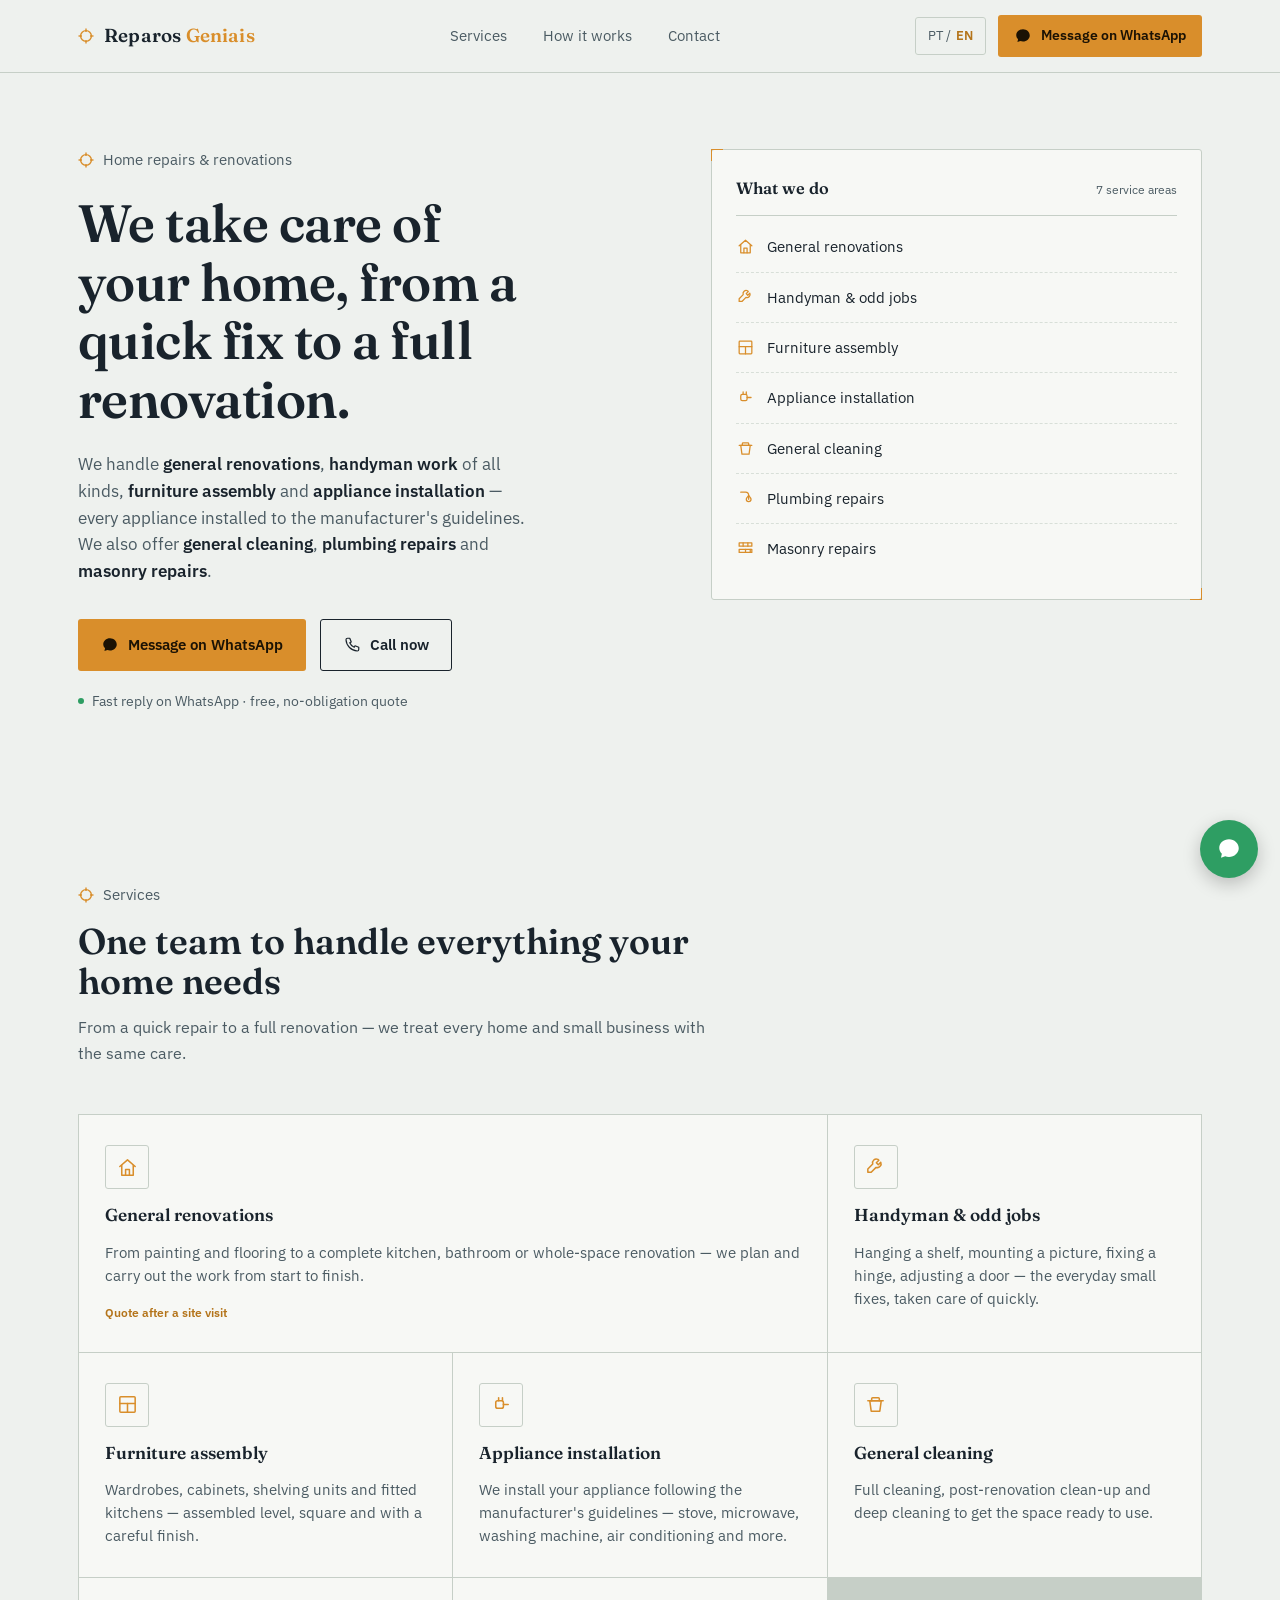
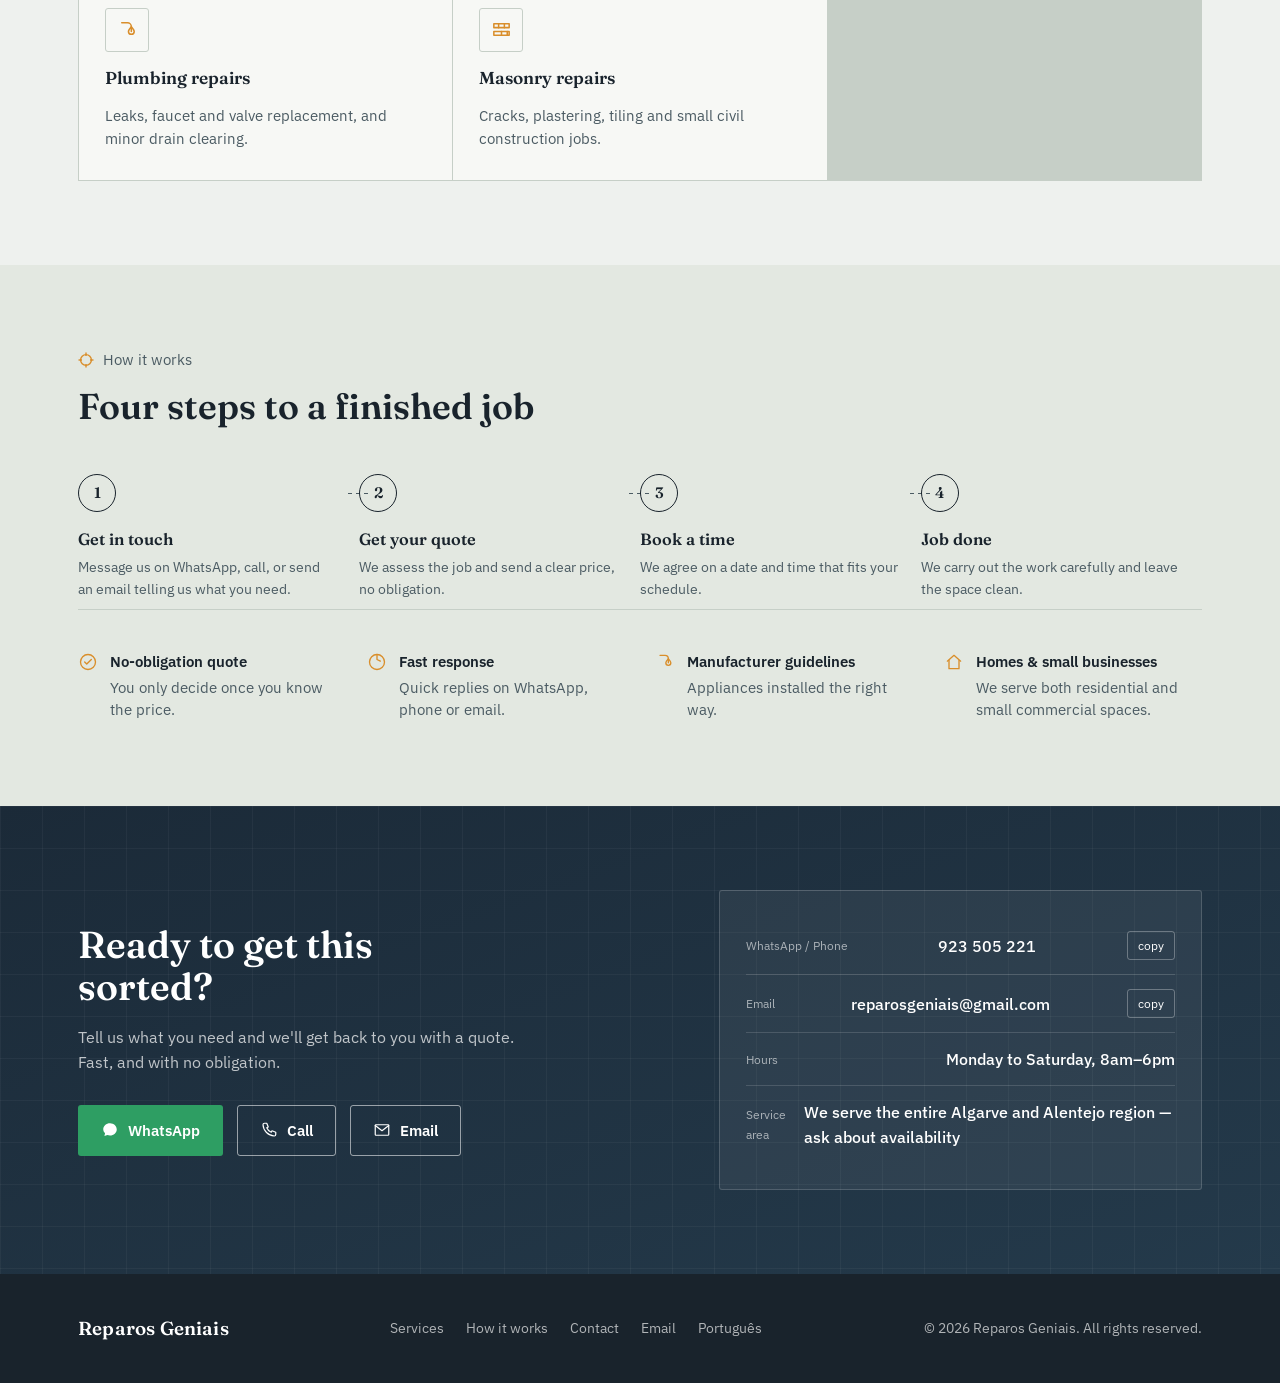
<file: en.html>
<!DOCTYPE html>
<html lang="en">
<head>
<meta charset="UTF-8">
<meta name="viewport" content="width=device-width, initial-scale=1">
<title>Reparos Geniais — Home Repairs, Renovations & Furniture Assembly</title>
<meta name="description" content="General renovations, handyman work, furniture assembly, appliance installation, cleaning, plumbing and masonry repairs. Get a quote by WhatsApp, phone or email.">
<meta name="theme-color" content="#1B2A38">

<!-- Open Graph -->
<meta property="og:title" content="Reparos Geniais — Home Repairs & Renovations">
<meta property="og:description" content="We take care of your home: renovations, handyman work, furniture assembly, appliance installation, cleaning, plumbing and masonry repairs.">
<meta property="og:type" content="website">
<meta property="og:locale" content="en_US">
<meta property="og:locale:alternate" content="pt_BR">

<!-- Multilingual SEO: tells Google the Portuguese version of this same page.
     Replace "https://SEU-DOMINIO" with your real URL after deploying to Vercel. -->
<link rel="alternate" hreflang="pt-BR" href="https://SEU-DOMINIO/">
<link rel="alternate" hreflang="en" href="https://SEU-DOMINIO/en/">
<link rel="alternate" hreflang="x-default" href="https://SEU-DOMINIO/">
<link rel="canonical" href="https://SEU-DOMINIO/en/">

<!-- Favicon -->
<link rel="icon" href="data:image/svg+xml,%3Csvg xmlns='http://www.w3.org/2000/svg' viewBox='0 0 24 24'%3E%3Crect width='24' height='24' rx='5' fill='%231B2A38'/%3E%3Cpath d='M14.5 4.5a4 4 0 0 0-5.4 4.9L4 14.5V18h3.5l5.1-5.1a4 4 0 0 0 4.9-5.4l-2.6 2.6-2-2 2.6-2.6z' fill='%23D98E2B'/%3E%3C/svg%3E">

<link rel="preconnect" href="https://fonts.googleapis.com">
<link rel="preconnect" href="https://fonts.gstatic.com" crossorigin>
<link href="https://fonts.googleapis.com/css2?family=Fraunces:opsz,wght@9..144,400;9..144,500;9..144,600;9..144,700&family=IBM+Plex+Sans:wght@400;500;600;700&display=swap" rel="stylesheet">
<link rel="stylesheet" href="../styles.css">
</head>
<body>

<!-- Automatic notice for visitors whose browser is set to Portuguese -->
<div class="lang-banner" id="langBanner">
  <div class="wrap lang-banner-inner">
    <span>Prefere ler em português? <a href="/">Ver esta página em português</a>.</span>
    <button class="close-banner" id="closeLangBanner" aria-label="Close notice">×</button>
  </div>
</div>

<!-- ============================================================
     HEADER
     ============================================================ -->
<header>
  <div class="wrap header-row">
    <a href="#top" class="logo">
      <svg class="mark" viewBox="0 0 16 16"><circle cx="8" cy="8" r="5.4"/><line x1="8" y1="0.5" x2="8" y2="4"/><line x1="8" y1="12" x2="8" y2="15.5"/><line x1="0.5" y1="8" x2="4" y2="8"/><line x1="12" y1="8" x2="15.5" y2="8"/></svg>
      <span class="logo-word">Reparos <span>Geniais</span></span>
    </a>

    <nav class="primary-nav" aria-label="Main navigation">
      <a href="#services">Services</a>
      <a href="#how-it-works">How it works</a>
      <a href="#contact">Contact</a>
    </nav>

    <div class="header-cta">
      <a class="lang-switch" href="/" hreflang="pt-BR">
        PT / <span class="current">EN</span>
      </a>
      <a class="btn btn-primary btn-sm js-wa" href="#" target="_blank" rel="noopener">
        <svg viewBox="0 0 24 24" fill="currentColor"><path d="M12 3C7 3 3 6.6 3 11c0 2 .9 3.9 2.4 5.3L4.6 20l3.9-1.3c1 .4 2.2.6 3.5.6 5 0 9-3.6 9-8S17 3 12 3z"/></svg>
        <span class="long">Message on WhatsApp</span>
      </a>
      <button class="hamburger" id="menuToggle" aria-label="Open menu" aria-expanded="false">
        <span class="bars"></span>
      </button>
    </div>
  </div>
  <div class="mobile-nav" id="mobileNav">
    <a href="#services">Services</a>
    <a href="#how-it-works">How it works</a>
    <a href="#contact">Contact</a>
    <a href="/">Ver em português</a>
  </div>
</header>

<!-- ============================================================
     HERO
     ============================================================ -->
<main id="top">
<section class="hero">
  <div class="wrap hero-grid">
    <div>
      <div class="eyebrow">
        <svg class="mark" viewBox="0 0 16 16"><circle cx="8" cy="8" r="5.4"/><line x1="8" y1="0.5" x2="8" y2="4"/><line x1="8" y1="12" x2="8" y2="15.5"/><line x1="0.5" y1="8" x2="4" y2="8"/><line x1="12" y1="8" x2="15.5" y2="8"/></svg>
        Home repairs & renovations
      </div>
      <h1>We take care of your home, from a quick fix to a full renovation.</h1>
      <p class="hero-sub">
        We handle <strong>general renovations</strong>, <strong>handyman work</strong> of all kinds,
        <strong>furniture assembly</strong> and <strong>appliance installation</strong> —
        every appliance installed to the manufacturer's guidelines. We also offer
        <strong>general cleaning</strong>, <strong>plumbing repairs</strong> and <strong>masonry repairs</strong>.
      </p>
      <div class="hero-ctas">
        <a class="btn btn-primary js-wa" href="#" target="_blank" rel="noopener">
          <svg viewBox="0 0 24 24" fill="currentColor"><path d="M12 3C7 3 3 6.6 3 11c0 2 .9 3.9 2.4 5.3L4.6 20l3.9-1.3c1 .4 2.2.6 3.5.6 5 0 9-3.6 9-8S17 3 12 3z"/></svg>
          Message on WhatsApp
        </a>
        <a class="btn btn-outline js-tel" href="#">
          <svg viewBox="0 0 24 24" fill="none" stroke="currentColor" stroke-width="1.6" stroke-linecap="round" stroke-linejoin="round"><path d="M6 3h3l2 5-2 1a11 11 0 0 0 6 6l1-2 5 2v3a2 2 0 0 1-2 2A16 16 0 0 1 4 5a2 2 0 0 1 2-2z"/></svg>
          Call now
        </a>
      </div>
      <div class="hero-note"><span class="dot"></span> Fast reply on WhatsApp · free, no-obligation quote</div>
    </div>

    <div class="spec-panel">
      <div class="spec-head">
        <span class="t1">What we do</span>
        <span class="t2">7 service areas</span>
      </div>
      <ul class="spec-list">
        <li><svg viewBox="0 0 24 24" fill="none" stroke="currentColor" stroke-width="1.6" stroke-linecap="round" stroke-linejoin="round"><path d="M4 11 12 4 20 11"/><path d="M6 10v10h12V10"/><path d="M10 20v-6h4v6"/></svg> General renovations</li>
        <li><svg viewBox="0 0 24 24" fill="none" stroke="currentColor" stroke-width="1.6" stroke-linecap="round" stroke-linejoin="round"><path d="M14.5 3.5a4 4 0 0 0-5.4 4.9L4 13.5V17h3.5l5.1-5.1a4 4 0 0 0 4.9-5.4l-2.6 2.6-2-2 2.6-2.6z"/></svg> Handyman & odd jobs</li>
        <li><svg viewBox="0 0 24 24" fill="none" stroke="currentColor" stroke-width="1.6" stroke-linecap="round" stroke-linejoin="round"><rect x="4" y="4" width="16" height="16" rx="1"/><line x1="4" y1="11" x2="20" y2="11"/><line x1="12" y1="11" x2="12" y2="20"/></svg> Furniture assembly</li>
        <li><svg viewBox="0 0 24 24" fill="none" stroke="currentColor" stroke-width="1.6" stroke-linecap="round" stroke-linejoin="round"><rect x="6" y="8" width="8" height="8" rx="2"/><line x1="9" y1="8" x2="9" y2="5"/><line x1="13" y1="8" x2="13" y2="5"/><line x1="14" y1="12" x2="19" y2="12"/></svg> Appliance installation</li>
        <li><svg viewBox="0 0 24 24" fill="none" stroke="currentColor" stroke-width="1.6" stroke-linecap="round" stroke-linejoin="round"><path d="M6 8h12l-1.5 11h-9L6 8z"/><path d="M8 8V6a1 1 0 0 1 1-1h6a1 1 0 0 1 1 1v2"/><path d="M4 8h16"/></svg> General cleaning</li>
        <li><svg viewBox="0 0 24 24" fill="none" stroke="currentColor" stroke-width="1.6" stroke-linecap="round" stroke-linejoin="round"><path d="M6 4h6a4 4 0 0 1 4 4v2"/><line x1="16" y1="10" x2="16" y2="13"/><path d="M13 13a3 3 0 1 0 6 0c0-1.5-3-5-3-5s-3 3.5-3 5z"/></svg> Plumbing repairs</li>
        <li><svg viewBox="0 0 24 24" fill="none" stroke="currentColor" stroke-width="1.6" stroke-linecap="round" stroke-linejoin="round"><rect x="4" y="5" width="16" height="4"/><rect x="4" y="13" width="16" height="4"/><line x1="9" y1="5" x2="9" y2="9"/><line x1="15" y1="5" x2="15" y2="9"/><line x1="12" y1="13" x2="12" y2="17"/><line x1="18" y1="13" x2="18" y2="17"/></svg> Masonry repairs</li>
      </ul>
    </div>
  </div>
</section>

<!-- ============================================================
     SERVICES
     ============================================================ -->
<section id="services">
  <div class="wrap">
    <div class="section-head">
      <div class="eyebrow">
        <svg class="mark" viewBox="0 0 16 16"><circle cx="8" cy="8" r="5.4"/><line x1="8" y1="0.5" x2="8" y2="4"/><line x1="8" y1="12" x2="8" y2="15.5"/><line x1="0.5" y1="8" x2="4" y2="8"/><line x1="12" y1="8" x2="15.5" y2="8"/></svg>
        Services
      </div>
      <h2>One team to handle everything your home needs</h2>
      <p>From a quick repair to a full renovation — we treat every home and small business with the same care.</p>
    </div>

    <div class="services-grid">
      <div class="service-card wide">
        <div class="service-icon"><svg viewBox="0 0 24 24" fill="none" stroke="currentColor" stroke-width="1.6" stroke-linecap="round" stroke-linejoin="round"><path d="M4 11 12 4 20 11"/><path d="M6 10v10h12V10"/><path d="M10 20v-6h4v6"/></svg></div>
        <h3>General renovations</h3>
        <p>From painting and flooring to a complete kitchen, bathroom or whole-space renovation — we plan and carry out the work from start to finish.</p>
        <span class="service-tag">Quote after a site visit</span>
      </div>

      <div class="service-card">
        <div class="service-icon"><svg viewBox="0 0 24 24" fill="none" stroke="currentColor" stroke-width="1.6" stroke-linecap="round" stroke-linejoin="round"><path d="M14.5 3.5a4 4 0 0 0-5.4 4.9L4 13.5V17h3.5l5.1-5.1a4 4 0 0 0 4.9-5.4l-2.6 2.6-2-2 2.6-2.6z"/></svg></div>
        <h3>Handyman & odd jobs</h3>
        <p>Hanging a shelf, mounting a picture, fixing a hinge, adjusting a door — the everyday small fixes, taken care of quickly.</p>
      </div>

      <div class="service-card">
        <div class="service-icon"><svg viewBox="0 0 24 24" fill="none" stroke="currentColor" stroke-width="1.6" stroke-linecap="round" stroke-linejoin="round"><rect x="4" y="4" width="16" height="16" rx="1"/><line x1="4" y1="11" x2="20" y2="11"/><line x1="12" y1="11" x2="12" y2="20"/></svg></div>
        <h3>Furniture assembly</h3>
        <p>Wardrobes, cabinets, shelving units and fitted kitchens — assembled level, square and with a careful finish.</p>
      </div>

      <div class="service-card">
        <div class="service-icon"><svg viewBox="0 0 24 24" fill="none" stroke="currentColor" stroke-width="1.6" stroke-linecap="round" stroke-linejoin="round"><rect x="6" y="8" width="8" height="8" rx="2"/><line x1="9" y1="8" x2="9" y2="5"/><line x1="13" y1="8" x2="13" y2="5"/><line x1="14" y1="12" x2="19" y2="12"/></svg></div>
        <h3>Appliance installation</h3>
        <p>We install your appliance following the manufacturer's guidelines — stove, microwave, washing machine, air conditioning and more.</p>
      </div>

      <div class="service-card">
        <div class="service-icon"><svg viewBox="0 0 24 24" fill="none" stroke="currentColor" stroke-width="1.6" stroke-linecap="round" stroke-linejoin="round"><path d="M6 8h12l-1.5 11h-9L6 8z"/><path d="M8 8V6a1 1 0 0 1 1-1h6a1 1 0 0 1 1 1v2"/><path d="M4 8h16"/></svg></div>
        <h3>General cleaning</h3>
        <p>Full cleaning, post-renovation clean-up and deep cleaning to get the space ready to use.</p>
      </div>

      <div class="service-card">
        <div class="service-icon"><svg viewBox="0 0 24 24" fill="none" stroke="currentColor" stroke-width="1.6" stroke-linecap="round" stroke-linejoin="round"><path d="M6 4h6a4 4 0 0 1 4 4v2"/><line x1="16" y1="10" x2="16" y2="13"/><path d="M13 13a3 3 0 1 0 6 0c0-1.5-3-5-3-5s-3 3.5-3 5z"/></svg></div>
        <h3>Plumbing repairs</h3>
        <p>Leaks, faucet and valve replacement, and minor drain clearing.</p>
      </div>

      <div class="service-card">
        <div class="service-icon"><svg viewBox="0 0 24 24" fill="none" stroke="currentColor" stroke-width="1.6" stroke-linecap="round" stroke-linejoin="round"><rect x="4" y="5" width="16" height="4"/><rect x="4" y="13" width="16" height="4"/><line x1="9" y1="5" x2="9" y2="9"/><line x1="15" y1="5" x2="15" y2="9"/><line x1="12" y1="13" x2="12" y2="17"/><line x1="18" y1="13" x2="18" y2="17"/></svg></div>
        <h3>Masonry repairs</h3>
        <p>Cracks, plastering, tiling and small civil construction jobs.</p>
      </div>
    </div>
  </div>
</section>

<!-- ============================================================
     HOW IT WORKS
     ============================================================ -->
<section id="how-it-works" class="steps-wrap">
  <div class="wrap">
    <div class="section-head">
      <div class="eyebrow">
        <svg class="mark" viewBox="0 0 16 16"><circle cx="8" cy="8" r="5.4"/><line x1="8" y1="0.5" x2="8" y2="4"/><line x1="8" y1="12" x2="8" y2="15.5"/><line x1="0.5" y1="8" x2="4" y2="8"/><line x1="12" y1="8" x2="15.5" y2="8"/></svg>
        How it works
      </div>
      <h2>Four steps to a finished job</h2>
    </div>

    <div class="steps">
      <div class="step">
        <div class="step-num">1</div>
        <h3>Get in touch</h3>
        <p>Message us on WhatsApp, call, or send an email telling us what you need.</p>
      </div>
      <div class="step">
        <div class="step-num">2</div>
        <h3>Get your quote</h3>
        <p>We assess the job and send a clear price, no obligation.</p>
      </div>
      <div class="step">
        <div class="step-num">3</div>
        <h3>Book a time</h3>
        <p>We agree on a date and time that fits your schedule.</p>
      </div>
      <div class="step">
        <div class="step-num">4</div>
        <h3>Job done</h3>
        <p>We carry out the work carefully and leave the space clean.</p>
      </div>
    </div>

    <div class="trust-row">
      <div class="trust-item">
        <svg viewBox="0 0 24 24" fill="none" stroke="currentColor" stroke-width="1.6" stroke-linecap="round" stroke-linejoin="round"><circle cx="12" cy="12" r="9"/><path d="M8 12l2.5 2.5L16 9"/></svg>
        <p><strong>No-obligation quote</strong>You only decide once you know the price.</p>
      </div>
      <div class="trust-item">
        <svg viewBox="0 0 24 24" fill="none" stroke="currentColor" stroke-width="1.6" stroke-linecap="round" stroke-linejoin="round"><path d="M12 3v6l4 2"/><circle cx="12" cy="12" r="9"/></svg>
        <p><strong>Fast response</strong>Quick replies on WhatsApp, phone or email.</p>
      </div>
      <div class="trust-item">
        <svg viewBox="0 0 24 24" fill="none" stroke="currentColor" stroke-width="1.6" stroke-linecap="round" stroke-linejoin="round"><path d="M6 4h6a4 4 0 0 1 4 4v2"/><line x1="16" y1="10" x2="16" y2="13"/><path d="M13 13a3 3 0 1 0 6 0c0-1.5-3-5-3-5s-3 3.5-3 5z"/></svg>
        <p><strong>Manufacturer guidelines</strong>Appliances installed the right way.</p>
      </div>
      <div class="trust-item">
        <svg viewBox="0 0 24 24" fill="none" stroke="currentColor" stroke-width="1.6" stroke-linecap="round" stroke-linejoin="round"><path d="M4 11 12 4 20 11"/><path d="M6 10v10h12V10"/></svg>
        <p><strong>Homes & small businesses</strong>We serve both residential and small commercial spaces.</p>
      </div>
    </div>
  </div>
</section>

<!-- ============================================================
     CONTACT
     ============================================================ -->
<section id="contact" class="contact">
  <div class="wrap contact-inner">
    <div>
      <h2>Ready to get this sorted?</h2>
      <p class="contact-sub">Tell us what you need and we'll get back to you with a quote. Fast, and with no obligation.</p>
      <div class="contact-ctas">
        <a class="btn btn-whatsapp js-wa" href="#" target="_blank" rel="noopener">
          <svg viewBox="0 0 24 24" fill="currentColor"><path d="M12 3C7 3 3 6.6 3 11c0 2 .9 3.9 2.4 5.3L4.6 20l3.9-1.3c1 .4 2.2.6 3.5.6 5 0 9-3.6 9-8S17 3 12 3z"/></svg>
          WhatsApp
        </a>
        <a class="btn btn-outline-light js-tel" href="#">
          <svg viewBox="0 0 24 24" fill="none" stroke="currentColor" stroke-width="1.6" stroke-linecap="round" stroke-linejoin="round"><path d="M6 3h3l2 5-2 1a11 11 0 0 0 6 6l1-2 5 2v3a2 2 0 0 1-2 2A16 16 0 0 1 4 5a2 2 0 0 1 2-2z"/></svg>
          Call
        </a>
        <a class="btn btn-outline-light js-email" href="#">
          <svg viewBox="0 0 24 24" fill="none" stroke="currentColor" stroke-width="1.6" stroke-linecap="round" stroke-linejoin="round"><rect x="3" y="5" width="18" height="14" rx="1"/><path d="M3 6l9 7 9-7"/></svg>
          Email
        </a>
      </div>
    </div>

    <div class="contact-card">
      <div class="contact-line">
        <span class="label">WhatsApp / Phone</span>
        <span class="value js-phone-display">—</span>
        <button class="copy-btn" data-copy-target="phone">copy</button>
      </div>
      <div class="contact-line">
        <span class="label">Email</span>
        <span class="value js-email-display">—</span>
        <button class="copy-btn" data-copy-target="email">copy</button>
      </div>
      <div class="contact-line">
        <span class="label">Hours</span>
        <span class="value js-hours-display">—</span>
      </div>
      <div class="contact-line">
        <span class="label">Service area</span>
        <span class="value js-city-display">—</span>
      </div>
    </div>
  </div>
</section>
</main>

<!-- ============================================================
     FOOTER
     ============================================================ -->
<footer>
  <div class="wrap footer-row">
    <span class="logo-word">Reparos Geniais</span>
    <div class="footer-links">
      <a href="#services">Services</a>
      <a href="#how-it-works">How it works</a>
      <a href="#contact">Contact</a>
      <a href="#" class="js-email">Email</a>
      <a href="/">Português</a>
    </div>
    <span>© <span id="year"></span> Reparos Geniais. All rights reserved.</span>
  </div>
</footer>

<!-- Floating WhatsApp button -->
<a class="float-wa js-wa" href="#" target="_blank" rel="noopener" aria-label="Message on WhatsApp">
  <span class="ring" aria-hidden="true"></span>
  <svg viewBox="0 0 24 24" fill="currentColor"><path d="M12 3C7 3 3 6.6 3 11c0 2 .9 3.9 2.4 5.3L4.6 20l3.9-1.3c1 .4 2.2.6 3.5.6 5 0 9-3.6 9-8S17 3 12 3z"/></svg>
</a>

<!-- Contact data shared with the Portuguese page: edit in ../config.js -->
<script src="../config.js"></script>
<script>
  const PAGE_LANG = "en";

  function buildWhatsappUrl(){
    const msg = encodeURIComponent(CONFIG.whatsappMessage[PAGE_LANG]);
    return `https://wa.me/${CONFIG.whatsappNumber}?text=${msg}`;
  }

  document.querySelectorAll(".js-wa").forEach(el => el.setAttribute("href", buildWhatsappUrl()));
  document.querySelectorAll(".js-tel").forEach(el => el.setAttribute("href", `tel:${CONFIG.phoneDial}`));
  document.querySelectorAll(".js-email").forEach(el => el.setAttribute("href", `mailto:${CONFIG.email}`));

  document.querySelectorAll(".js-phone-display").forEach(el => el.textContent = CONFIG.phoneDisplay);
  document.querySelectorAll(".js-email-display").forEach(el => el.textContent = CONFIG.email);
  document.querySelectorAll(".js-hours-display").forEach(el => el.textContent = CONFIG.hours[PAGE_LANG]);
  document.querySelectorAll(".js-city-display").forEach(el => el.textContent = CONFIG.city[PAGE_LANG]);

  // copy phone / email
  document.querySelectorAll(".copy-btn").forEach(btn => {
    btn.addEventListener("click", async () => {
      const target = btn.getAttribute("data-copy-target");
      const text = target === "phone" ? CONFIG.phoneDisplay : CONFIG.email;
      try{
        await navigator.clipboard.writeText(text);
        const original = btn.textContent;
        btn.textContent = "copied!";
        setTimeout(() => btn.textContent = original, 1600);
      }catch(e){ /* clipboard unavailable, fail silently */ }
    });
  });

  // mobile menu
  const menuToggle = document.getElementById("menuToggle");
  const mobileNav = document.getElementById("mobileNav");
  menuToggle.addEventListener("click", () => {
    const open = mobileNav.classList.toggle("open");
    menuToggle.setAttribute("aria-expanded", open ? "true" : "false");
  });
  mobileNav.querySelectorAll("a").forEach(a => a.addEventListener("click", () => {
    mobileNav.classList.remove("open");
    menuToggle.setAttribute("aria-expanded", "false");
  }));

  document.getElementById("year").textContent = new Date().getFullYear();

  // Notice: if the visitor's browser is set to Portuguese and they haven't
  // dismissed this before, suggest the Portuguese page.
  (function(){
    const banner = document.getElementById("langBanner");
    const dismissed = localStorage.getItem("rg-lang-banner-dismissed");
    const browserLang = (navigator.language || "").toLowerCase();
    if (!dismissed && browserLang.startsWith("pt")) {
      banner.classList.add("show");
    }
    document.getElementById("closeLangBanner").addEventListener("click", () => {
      banner.classList.remove("show");
      localStorage.setItem("rg-lang-banner-dismissed", "1");
    });
  })();
</script>
</body>
</html>
</file>
<file: styles.css>
/* ============================================================
   CONFIGURAÇÃO VISUAL — tokens de design
   ============================================================ */
:root{
  --paper:      #EEF1EE;   /* fundo principal, papel técnico frio */
  --paper-alt:  #E3E8E1;   /* fundo de seções alternadas */
  --card:       #F7F8F5;   /* cartões sobre o papel */
  --ink:        #19232C;   /* texto principal, quase-preto azulado */
  --ink-soft:   #4B5B63;   /* texto secundário */
  --line:       #C6CFC7;   /* linhas finas / bordas técnicas */
  --line-soft:  #D8DFD8;
  --accent:     #D98E2B;   /* ocre — cor de ferramenta */
  --accent-dk:  #B4741A;   /* ocre escuro, hover */
  --blue-deep:  #1B2A38;   /* azul oficina, seções escuras */
  --blue-deep-2:#243A4B;
  --whatsapp:   #2E9E63;   /* verde discreto, não o verde-limão de marca */
  --radius:     3px;
  --maxw:       1180px;
}

*{ box-sizing: border-box; }
html{ scroll-behavior: smooth; }
body{
  margin:0;
  background: var(--paper);
  color: var(--ink);
  font-family: 'IBM Plex Sans', system-ui, sans-serif;
  font-size: 16px;
  line-height: 1.55;
  -webkit-font-smoothing: antialiased;
}
h1,h2,h3{
  font-family: 'Fraunces', Georgia, serif;
  font-weight: 600;
  line-height: 1.12;
  margin: 0;
  color: var(--ink);
}
p{ margin: 0; }
a{ color: inherit; text-decoration: none; }
img,svg{ display:block; max-width:100%; }
button{ font-family: inherit; cursor: pointer; }
:focus-visible{ outline: 2px solid var(--accent); outline-offset: 3px; }

.wrap{ max-width: var(--maxw); margin: 0 auto; padding: 0 28px; }
@media (max-width: 640px){ .wrap{ padding: 0 20px; } }

/* ---------- Marca / crosshair ---------- */
.mark{ width:16px; height:16px; flex:0 0 auto; }
.mark circle{ fill:none; stroke:var(--accent); stroke-width:1.4; }
.mark line{ stroke:var(--accent); stroke-width:1.4; }

/* ============================================================
   AVISO DE IDIOMA (barra fina no topo)
   ============================================================ */
.lang-banner{
  display:none;
  background: var(--blue-deep); color:#fff; font-size:0.86rem;
  padding: 10px 0;
}
.lang-banner.show{ display:block; }
.lang-banner-inner{
  display:flex; align-items:center; justify-content:center; gap:14px; flex-wrap:wrap;
  text-align:center;
}
.lang-banner a{ text-decoration:underline; font-weight:600; }
.lang-banner .close-banner{
  background:transparent; border:none; color:rgba(255,255,255,.65);
  font-size:1.05rem; line-height:1; padding:0 2px;
}
.lang-banner .close-banner:hover{ color:#fff; }

/* ---------- Seletor de idioma ---------- */
.lang-switch{
  display:inline-flex; align-items:center; gap:5px;
  border:1px solid var(--line); border-radius: var(--radius);
  padding: 8px 12px; font-size:0.82rem; color: var(--ink-soft);
  transition: border-color .15s ease, color .15s ease;
}
.lang-switch:hover{ color: var(--ink); border-color: var(--ink); }
.lang-switch .current{ color: var(--accent-dk); font-weight:600; }

/* ============================================================
   HEADER
   ============================================================ */
header{
  position: sticky; top:0; z-index: 50;
  background: rgba(238,241,238,0.86);
  backdrop-filter: blur(8px);
  border-bottom: 1px solid var(--line);
}
.header-row{
  display:flex; align-items:center; justify-content:space-between;
  height: 72px; gap: 18px;
}
.logo{ display:flex; align-items:center; gap:10px; }
.logo-word{ font-family:'Fraunces',serif; font-weight:600; font-size:1.18rem; letter-spacing:.01em; }
.logo-word span{ color: var(--accent); }

nav.primary-nav{ display:flex; align-items:center; gap:32px; }
nav.primary-nav a{
  font-size:0.94rem; color: var(--ink-soft);
  padding: 4px 2px; border-bottom: 1px solid transparent;
  transition: color .15s ease, border-color .15s ease;
}
nav.primary-nav a:hover{ color: var(--ink); border-color: var(--accent); }

.header-cta{ display:flex; align-items:center; gap:12px; }
.hamburger{
  display:none; width:38px; height:38px; border:1px solid var(--line);
  background:var(--card); border-radius: var(--radius);
  align-items:center; justify-content:center;
}
.hamburger .bars, .hamburger .bars::before, .hamburger .bars::after{
  content:""; display:block; width:16px; height:1.5px; background: var(--ink);
  position:relative;
}
.hamburger .bars::before{ position:absolute; top:-5px; }
.hamburger .bars::after{ position:absolute; top:5px; }

/* ---------- Botões ---------- */
.btn{
  display:inline-flex; align-items:center; gap:9px;
  padding: 13px 22px; border-radius: var(--radius);
  font-size: 0.96rem; font-weight: 600; white-space:nowrap;
  border: 1px solid transparent; transition: transform .12s ease, background .15s ease, border-color .15s ease;
}
.btn:active{ transform: translateY(1px); }
.btn svg{ width:18px; height:18px; flex:0 0 auto; }
.btn-primary{ background: var(--accent); color: #1B1204; }
.btn-primary:hover{ background: var(--accent-dk); }
.btn-outline{ background: transparent; border-color: var(--ink); color: var(--ink); }
.btn-outline:hover{ background: var(--ink); color: var(--paper); }
.btn-outline-light{ background: transparent; border-color: rgba(255,255,255,0.55); color:#fff; }
.btn-outline-light:hover{ background: rgba(255,255,255,0.12); }
.btn-sm{ padding: 9px 15px; font-size: 0.85rem; }
.btn-whatsapp{ background: var(--whatsapp); color:#fff; }
.btn-whatsapp:hover{ background:#25824F; }

/* ============================================================
   HERO
   ============================================================ */
.hero{
  position: relative; overflow:hidden;
  padding: 76px 0 88px;
  background-image:
    linear-gradient(var(--paper) 0%, var(--paper) 100%),
    linear-gradient(90deg, rgba(27,42,56,0.05) 1px, transparent 1px),
    linear-gradient(rgba(27,42,56,0.05) 1px, transparent 1px);
  background-size: auto, 42px 42px, 42px 42px;
  background-position: center;
}
.hero-grid{
  display:grid; grid-template-columns: 1.08fr 0.92fr; gap: 56px; align-items:start;
}
.eyebrow{
  display:inline-flex; align-items:center; gap:9px;
  font-size: 0.92rem; color: var(--ink-soft); margin-bottom: 22px;
}
.hero h1{
  font-size: clamp(2.3rem, 4.1vw, 3.4rem);
  letter-spacing: -0.01em;
  max-width: 13ch;
}
.hero-sub{
  margin-top: 22px; max-width: 46ch;
  font-size: 1.08rem; color: var(--ink-soft);
}
.hero-sub strong{ color: var(--ink); font-weight:600; }
.hero-ctas{ display:flex; flex-wrap:wrap; gap:14px; margin-top: 34px; }
.hero-note{
  margin-top: 20px; font-size: 0.86rem; color: var(--ink-soft);
  display:flex; align-items:center; gap:8px;
}
.hero-note .dot{ width:6px; height:6px; border-radius:50%; background: var(--whatsapp); flex:0 0 auto; }

/* ---------- painel "ordem de serviço" ---------- */
.spec-panel{
  background: var(--card); border: 1px solid var(--line);
  border-radius: var(--radius); padding: 26px 24px;
  position: relative;
}
.spec-panel::before, .spec-panel::after{
  content:""; position:absolute; width:11px; height:11px;
  border-top:1.4px solid var(--accent); border-left:1.4px solid var(--accent);
}
.spec-panel::before{ top:-1px; left:-1px; }
.spec-panel::after{ bottom:-1px; right:-1px; transform: rotate(180deg); }
.spec-head{
  display:flex; justify-content:space-between; align-items:baseline;
  border-bottom: 1px solid var(--line); padding-bottom: 14px; margin-bottom: 6px;
}
.spec-head .t1{ font-family:'Fraunces',serif; font-weight:600; font-size:1.02rem; }
.spec-head .t2{ font-size:0.78rem; color: var(--ink-soft); }
.spec-list{ list-style:none; margin:0; padding:0; }
.spec-list li{
  display:flex; align-items:center; gap:12px;
  padding: 13px 0; border-bottom: 1px dashed var(--line-soft);
  font-size: 0.94rem;
}
.spec-list li:last-child{ border-bottom:none; }
.spec-list svg{ width:19px; height:19px; color: var(--accent); flex:0 0 auto; }

/* ============================================================
   SEÇÃO GENÉRICA
   ============================================================ */
section{ padding: 84px 0; }
.section-head{ max-width: 640px; margin-bottom: 48px; }
.section-head .eyebrow{ margin-bottom: 14px; }
.section-head h2{ font-size: clamp(1.7rem, 2.8vw, 2.3rem); }
.section-head p{ margin-top: 14px; color: var(--ink-soft); font-size: 1.03rem; }

/* ---------- Serviços ---------- */
.services-grid{
  display:grid; grid-template-columns: repeat(3, 1fr); gap: 1px;
  background: var(--line); border: 1px solid var(--line);
}
.service-card{
  background: var(--card); padding: 30px 26px;
  display:flex; flex-direction:column; gap:16px;
}
.service-card.wide{ grid-column: span 2; }
.service-icon{
  width:44px; height:44px; border:1px solid var(--line);
  display:flex; align-items:center; justify-content:center; border-radius: var(--radius);
}
.service-icon svg{ width:23px; height:23px; color: var(--accent); }
.service-card h3{ font-size: 1.08rem; font-weight:600; }
.service-card p{ color: var(--ink-soft); font-size: 0.93rem; }
.service-tag{
  margin-top:auto; font-size:0.78rem; color: var(--accent-dk); font-weight:600;
}

@media (max-width: 900px){
  .services-grid{ grid-template-columns: repeat(2,1fr); }
  .service-card.wide{ grid-column: span 2; }
}
@media (max-width: 620px){
  .services-grid{ grid-template-columns: 1fr; }
  .service-card.wide{ grid-column: span 1; }
}

/* ---------- Como funciona ---------- */
.steps-wrap{ background: var(--paper-alt); }
.steps{
  display:grid; grid-template-columns: repeat(4,1fr); gap: 0; position:relative;
}
.step{ padding: 0 22px 0 0; position:relative; }
.step:not(:last-child)::after{
  content:""; position:absolute; top:19px; right:-11px; width:22px; height:1px;
  background: repeating-linear-gradient(90deg, var(--ink-soft) 0 4px, transparent 4px 8px);
}
.step-num{
  width:38px; height:38px; border-radius:50%; border:1.4px solid var(--ink);
  display:flex; align-items:center; justify-content:center;
  font-family:'Fraunces',serif; font-weight:600; font-size:0.95rem;
  margin-bottom: 18px;
}
.step h3{ font-size: 1.02rem; font-weight:600; margin-bottom:8px; }
.step p{ font-size: 0.9rem; color: var(--ink-soft); }

@media (max-width: 800px){
  .steps{ grid-template-columns: 1fr 1fr; gap: 34px 22px; }
  .step:not(:last-child)::after{ display:none; }
}
@media (max-width: 460px){
  .steps{ grid-template-columns: 1fr; }
}

/* ---------- Confiança ---------- */
.trust-row{
  display:grid; grid-template-columns: repeat(4, 1fr); gap: 30px;
  border-top: 1px solid var(--line); padding-top: 40px; margin-top: 8px;
}
.trust-item{ display:flex; align-items:flex-start; gap:12px; }
.trust-item svg{ width:20px; height:20px; color:var(--accent); flex:0 0 auto; margin-top:2px; }
.trust-item p{ font-size: 0.92rem; color: var(--ink-soft); }
.trust-item strong{ display:block; color:var(--ink); font-weight:600; font-size:0.96rem; margin-bottom:3px; }
@media (max-width: 800px){ .trust-row{ grid-template-columns: 1fr 1fr; } }
@media (max-width: 480px){ .trust-row{ grid-template-columns: 1fr; } }

/* ---------- Contato ---------- */
.contact{
  background: var(--blue-deep);
  background-image: linear-gradient(160deg, var(--blue-deep) 0%, var(--blue-deep-2) 100%);
  color: #fff; position:relative; overflow:hidden;
}
.contact::before{
  content:""; position:absolute; inset:0;
  background-image: linear-gradient(90deg, rgba(255,255,255,0.04) 1px, transparent 1px),
                     linear-gradient(rgba(255,255,255,0.04) 1px, transparent 1px);
  background-size: 42px 42px;
}
.contact-inner{ position:relative; display:grid; grid-template-columns: 1.1fr 0.9fr; gap: 50px; align-items:center; }
.contact h2{ color:#fff; font-size: clamp(1.7rem, 3vw, 2.35rem); max-width: 15ch; }
.contact-sub{ margin-top:16px; color: rgba(255,255,255,0.72); max-width: 46ch; font-size:1.02rem; }
.contact-ctas{ display:flex; flex-wrap:wrap; gap:14px; margin-top:30px; }

.contact-card{
  background: rgba(255,255,255,0.06); border:1px solid rgba(255,255,255,0.16);
  border-radius: var(--radius); padding: 26px;
}
.contact-line{
  display:flex; align-items:center; justify-content:space-between; gap:12px;
  padding: 14px 0; border-bottom: 1px solid rgba(255,255,255,0.14);
}
.contact-line:last-child{ border-bottom:none; }
.contact-line .label{ font-size:0.78rem; color: rgba(255,255,255,0.6); }
.contact-line .value{ font-size:0.98rem; font-weight:500; }
.copy-btn{
  background:transparent; border:1px solid rgba(255,255,255,0.3); color:#fff;
  font-size:0.75rem; padding:6px 10px; border-radius: var(--radius);
}
.copy-btn:hover{ background: rgba(255,255,255,0.12); }

@media (max-width: 860px){ .contact-inner{ grid-template-columns: 1fr; } }

/* ============================================================
   FOOTER
   ============================================================ */
footer{ background: var(--ink); color: rgba(255,255,255,0.66); padding: 40px 0; }
.footer-row{
  display:flex; justify-content:space-between; align-items:center; gap:20px; flex-wrap:wrap;
  font-size: 0.86rem;
}
.footer-row .logo-word{ color:#fff; }
.footer-links{ display:flex; gap:22px; flex-wrap:wrap; align-items:center; }
.footer-links a:hover{ color:#fff; }

/* ============================================================
   BOTÃO FLUTUANTE WHATSAPP
   ============================================================ */
.float-wa{
  position: fixed; right: 22px; bottom: 22px; z-index: 60;
  width: 58px; height:58px; border-radius:50%;
  background: var(--whatsapp); color:#fff;
  display:flex; align-items:center; justify-content:center;
  box-shadow: 0 6px 18px rgba(0,0,0,0.22);
}
.float-wa svg{ width:26px; height:26px; }
.float-wa .ring{
  position:absolute; inset:-6px; border-radius:50%;
  border: 1.5px solid var(--whatsapp); opacity:0;
  animation: ring-pulse 2.8s ease-out infinite;
}
@keyframes ring-pulse{
  0%{ transform: scale(0.9); opacity:0.55; }
  70%{ transform: scale(1.35); opacity:0; }
  100%{ opacity:0; }
}
@media (prefers-reduced-motion: reduce){
  .float-wa .ring{ animation:none; display:none; }
  html{ scroll-behavior:auto; }
}

/* ============================================================
   RESPONSIVO GERAL
   ============================================================ */
@media (max-width: 900px){
  nav.primary-nav{ display:none; }
  .hero-grid{ grid-template-columns: 1fr; }
}
@media (max-width: 640px){
  .header-cta .btn span.long{ display:none; }
  section{ padding: 60px 0; }
  .hero{ padding: 52px 0 60px; }
}

/* menu mobile */
.mobile-nav{
  display:none; flex-direction:column; gap:2px;
  border-top:1px solid var(--line); background: var(--paper);
}
.mobile-nav.open{ display:flex; }
.mobile-nav a{
  padding: 15px 28px; border-bottom: 1px solid var(--line-soft); font-size:0.98rem; color: var(--ink);
}
</file>
<file: carousel.css>
/* Reparos Geniais — carrossel de serviços (PT + EN) */
.cg{--cg-ink:#1B2A38;--cg-acc:#D98E2B;--cg-acc-d:#b87619;--cg-bg:#f4f2ee;--cg-card:#fff;--cg-mut:#5b6672;--cg-line:#dcd8d0;
  background:var(--cg-bg);color:var(--cg-ink);padding:44px 0 56px;font-family:"IBM Plex Sans",system-ui,sans-serif}
.cg-wrap{max-width:1160px;margin:0 auto;padding:0 20px}
.cg-intro{max-width:760px;margin-bottom:28px}
.cg-intro h1{font-family:"Fraunces",Georgia,serif;font-weight:600;font-size:clamp(30px,5vw,50px);line-height:1.1;margin:0 0 12px;color:#1B2A38}
.cg-intro p{margin:0 0 18px;color:#5b6672;font-size:17px;line-height:1.55}
.cg-cta{display:flex;gap:10px;flex-wrap:wrap}
.cg-btn{display:inline-flex;align-items:center;gap:8px;padding:12px 20px;border-radius:10px;font-weight:600;font-size:15px;text-decoration:none;border:2px solid var(--cg-acc);cursor:pointer;font-family:inherit}
.cg-btn.p{background:var(--cg-acc);color:#1a1a1a}.cg-btn.p:hover{background:var(--cg-acc-d);border-color:var(--cg-acc-d);color:#fff}
.cg-btn.o{background:transparent;color:var(--cg-ink);border-color:var(--cg-ink)}.cg-btn.o:hover{background:var(--cg-ink);color:var(--cg-bg)}
.cg-head{font-family:"Fraunces",Georgia,serif;font-size:22px;margin:0 0 14px;font-weight:600;color:#1B2A38}

/* Abas */
.cg-tabs-box{position:relative;border-bottom:1px solid var(--cg-line)}
.cg-tabs{display:flex;gap:6px;overflow-x:auto;scrollbar-width:none;scroll-behavior:smooth;padding-right:48px}
.cg-tabs::-webkit-scrollbar{display:none}
.cg-tab{flex:0 0 auto;display:flex;flex-direction:column;align-items:center;gap:6px;background:none;border:0;border-bottom:3px solid transparent;padding:10px 16px 12px;cursor:pointer;color:var(--cg-mut);font:500 14px "IBM Plex Sans",system-ui,sans-serif;transition:color .2s,border-color .2s}
.cg-tab .i{font-size:22px;filter:grayscale(1);opacity:.7;transition:.25s}
.cg-tab:hover{color:var(--cg-ink)}
.cg-tab:hover .i{transform:rotate(-12deg) scale(1.15);filter:none;opacity:1}
.cg-tab[aria-selected=true]{color:var(--cg-ink);border-bottom-color:var(--cg-acc);font-weight:700}
.cg-tab[aria-selected=true] .i{filter:none;opacity:1}
.cg-tab:focus-visible,.cg-card:focus-visible,.cg-arrow:focus-visible{outline:3px solid var(--cg-acc);outline-offset:2px}

/* Cartões */
.cg-stage{position:relative;margin-top:22px}
.cg-track{display:flex;gap:16px;overflow-x:auto;scroll-snap-type:x mandatory;scrollbar-width:none;padding:6px 2px 14px}
.cg-track::-webkit-scrollbar{display:none}
.cg-card{flex:0 0 calc((100% - 48px)/4);min-width:220px;aspect-ratio:4/5;scroll-snap-align:start;position:relative;border:0;border-radius:18px;overflow:hidden;cursor:pointer;color:#fff;text-align:left;padding:0;
  background:linear-gradient(150deg,var(--a),var(--b));background-size:cover;background-position:center;transition:transform .35s cubic-bezier(.2,.8,.2,1),box-shadow .35s}
.cg-card .em{position:absolute;top:7%;left:50%;width:68%;transform:translateX(-50%);transition:transform .5s cubic-bezier(.2,.8,.2,1)}
.cg-card .lb{position:absolute;inset:auto 0 0 0;padding:44px 16px 16px;background:linear-gradient(transparent,rgba(10,16,22,.85));display:flex;flex-direction:column;gap:6px}
.cg-card .lb b{font-size:17px;line-height:1.25}
.cg-card .lb span{font-size:13px;font-weight:600;color:#ffd79a;opacity:0;transform:translateY(6px);transition:.3s}
.cg-card:hover,.cg-card:focus-visible{transform:translateY(-8px) rotate(-.6deg);box-shadow:0 18px 34px rgba(0,0,0,.28)}
.cg-card:hover .em{transform:translateX(-50%) scale(1.07)}
.cg-card:hover .lb span,.cg-card:focus-visible .lb span{opacity:1;transform:none}
.cg-arrow{position:absolute;top:42%;width:42px;height:42px;border-radius:50%;border:0;background:var(--cg-card);color:var(--cg-ink);box-shadow:0 4px 14px rgba(0,0,0,.25);font-size:20px;cursor:pointer;z-index:2}
.cg-arrow.l{left:-14px}.cg-arrow.r{right:-14px}
.cg-arrow:hover{background:var(--cg-acc);color:#1a1a1a}
.cg-dots{display:flex;justify-content:center;gap:6px;margin-top:6px}
.cg-dots i{width:8px;height:8px;border-radius:50%;background:var(--cg-line)}.cg-dots i.on{background:var(--cg-acc);width:22px;border-radius:8px}
@media(max-width:900px){.cg-card{flex-basis:calc((100% - 32px)/3)}}
@media(max-width:640px){.cg-card{flex-basis:70%}.cg-arrow{display:none}.cg{padding:28px 0 40px}}

/* Diálogo */
.cg-dlg{border:0;border-radius:20px;padding:0;width:min(480px,94vw);background:var(--cg-card,#fff);color:var(--cg-ink,#1B2A38);box-shadow:0 30px 70px rgba(0,0,0,.4)}
.cg-dlg::backdrop{background:rgba(10,15,30,.6);backdrop-filter:blur(3px)}
.cg-dlg[open]{animation:cgpop .28s ease}
@keyframes cgpop{from{transform:translateY(14px) scale(.97);opacity:0}to{transform:none;opacity:1}}
.cg-dlg form{padding:28px 26px 24px;display:flex;flex-direction:column;gap:12px;font-family:"IBM Plex Sans",system-ui,sans-serif}
.cg-dlg h3{margin:0;font:600 22px/1.25 "Fraunces",Georgia,serif}
.cg-chip{align-self:flex-start;background:#D98E2B;color:#1a1a1a;font-weight:700;font-size:14px;padding:6px 14px;border-radius:999px}
.cg-dlg label{font-size:14px;font-weight:600;display:flex;flex-direction:column;gap:6px}
.cg-dlg input,.cg-dlg textarea{font:16px inherit;font-family:inherit;padding:12px 14px;border-radius:10px;border:2px solid var(--cg-line,#dcd8d0);background:transparent;color:inherit;outline:0;resize:vertical}
.cg-dlg input:focus,.cg-dlg textarea:focus{border-color:#D98E2B}
.cg-dlg .row{display:flex;gap:10px;flex-wrap:wrap}.cg-dlg .row .cg-btn{flex:1 1 180px;justify-content:center}
.cg-x{position:absolute;top:10px;right:14px;background:none;border:0;font-size:28px;cursor:pointer;color:inherit;line-height:1}
@media(prefers-reduced-motion:reduce){.cg-card,.cg-card .em,.cg-tab .i,.cg-dlg[open]{transition:none;animation:none}}
.cg-card .em svg{width:100%;display:block}
.cg-card .tb{position:absolute;right:-6px;bottom:14px;width:50px;height:50px;border-radius:50%;background:#fff;display:grid;place-items:center;font-size:28px;font-style:normal;box-shadow:0 4px 12px rgba(0,0,0,.3)}
</file>
<file: carousel-premium.css>
/* =========================================================
   REPAROS GENIAIS — CAROUSEL PREMIUM
   Drop-in enhancement: não substitui o carousel existente.
   ========================================================= */

#rg-carousel {
  --rg-carousel-ease: cubic-bezier(.22, 1, .36, 1);
  --rg-carousel-speed: 900ms;
  --rg-carousel-radius: 24px;
  position: relative;
  isolation: isolate;
  overflow: hidden;
  border-radius: var(--rg-carousel-radius);
  background: #101923;
  box-shadow:
    0 22px 55px rgba(15, 27, 39, .16),
    0 4px 14px rgba(15, 27, 39, .08);
}

/* Mantém a área visual estável durante a troca */
#rg-carousel .rg-premium-track,
#rg-carousel .carousel-track,
#rg-carousel .slider-track,
#rg-carousel .slides-track,
#rg-carousel .track {
  will-change: transform;
  backface-visibility: hidden;
  -webkit-backface-visibility: hidden;
  transform: translate3d(0,0,0);
  transition:
    transform var(--rg-carousel-speed) var(--rg-carousel-ease) !important;
}

/* Suaviza qualquer slide encontrado pelo enhancer */
#rg-carousel .rg-premium-slide {
  position: relative;
  overflow: hidden;
  backface-visibility: hidden;
  -webkit-backface-visibility: hidden;
}

/* Imagens: micro-zoom cinematográfico, quase imperceptível */
#rg-carousel .rg-premium-slide img,
#rg-carousel .carousel-slide img,
#rg-carousel .slide img,
#rg-carousel .carousel-item img,
#rg-carousel .swiper-slide img,
#rg-carousel img {
  transform: scale(1.018) translateZ(0);
  transform-origin: center center;
  backface-visibility: hidden;
  -webkit-backface-visibility: hidden;
  will-change: transform, opacity;
  transition:
    transform 1100ms var(--rg-carousel-ease),
    opacity 700ms ease !important;
}

/* Estado ativo */
#rg-carousel .rg-premium-slide.rg-is-active img,
#rg-carousel .carousel-slide.active img,
#rg-carousel .carousel-slide.is-active img,
#rg-carousel .slide.active img,
#rg-carousel .slide.is-active img,
#rg-carousel .carousel-item.active img,
#rg-carousel .swiper-slide-active img {
  transform: scale(1.002) translateZ(0);
  opacity: 1;
}

/* Slides fora de foco: diferença mínima, sem deixar a imagem "apagada" */
#rg-carousel .rg-premium-slide:not(.rg-is-active) img {
  opacity: .965;
}

/* Vinheta extremamente discreta para dar profundidade */
#rg-carousel::after {
  content: "";
  position: absolute;
  inset: auto 0 0;
  height: 30%;
  pointer-events: none;
  z-index: 4;
  background: linear-gradient(
    to top,
    rgba(7, 15, 22, .20),
    rgba(7, 15, 22, 0)
  );
}

/* Botões — funciona com vários nomes comuns */
#rg-carousel button,
#rg-carousel .carousel-prev,
#rg-carousel .carousel-next,
#rg-carousel .prev,
#rg-carousel .next,
#rg-carousel .slider-prev,
#rg-carousel .slider-next {
  transition:
    transform 220ms var(--rg-carousel-ease),
    background-color 220ms ease,
    box-shadow 220ms ease,
    opacity 220ms ease !important;
  -webkit-tap-highlight-color: transparent;
}

#rg-carousel button:hover,
#rg-carousel .carousel-prev:hover,
#rg-carousel .carousel-next:hover,
#rg-carousel .prev:hover,
#rg-carousel .next:hover,
#rg-carousel .slider-prev:hover,
#rg-carousel .slider-next:hover {
  transform: translateY(-50%) scale(1.06);
  box-shadow: 0 8px 22px rgba(0,0,0,.20);
}

#rg-carousel button:active,
#rg-carousel .carousel-prev:active,
#rg-carousel .carousel-next:active,
#rg-carousel .prev:active,
#rg-carousel .next:active,
#rg-carousel .slider-prev:active,
#rg-carousel .slider-next:active {
  transform: translateY(-50%) scale(.96);
}

/* Dots/indicadores */
#rg-carousel .carousel-dot,
#rg-carousel .slider-dot,
#rg-carousel .dot,
#rg-carousel [class*="dot"] {
  transition:
    transform 300ms var(--rg-carousel-ease),
    opacity 250ms ease,
    width 350ms var(--rg-carousel-ease),
    background-color 250ms ease !important;
}

/* Foco de teclado */
#rg-carousel button:focus-visible,
#rg-carousel a:focus-visible {
  outline: 3px solid rgba(217,142,43,.75);
  outline-offset: 3px;
}

/* Evita flash durante a inicialização */
#rg-carousel.rg-premium-ready {
  animation: rgCarouselReveal 650ms var(--rg-carousel-ease) both;
}

@keyframes rgCarouselReveal {
  from { opacity: .01; transform: translateY(4px); }
  to   { opacity: 1; transform: none; }
}

/* Mobile: menos sombra e cantos mais discretos */
@media (max-width: 640px) {
  #rg-carousel {
    --rg-carousel-radius: 18px;
    box-shadow:
      0 14px 34px rgba(15, 27, 39, .14),
      0 3px 10px rgba(15, 27, 39, .07);
  }
}

/* Respeita visitantes que pedem menos movimento */
@media (prefers-reduced-motion: reduce) {
  #rg-carousel,
  #rg-carousel * {
    animation: none !important;
    transition: none !important;
  }
}
</file>
